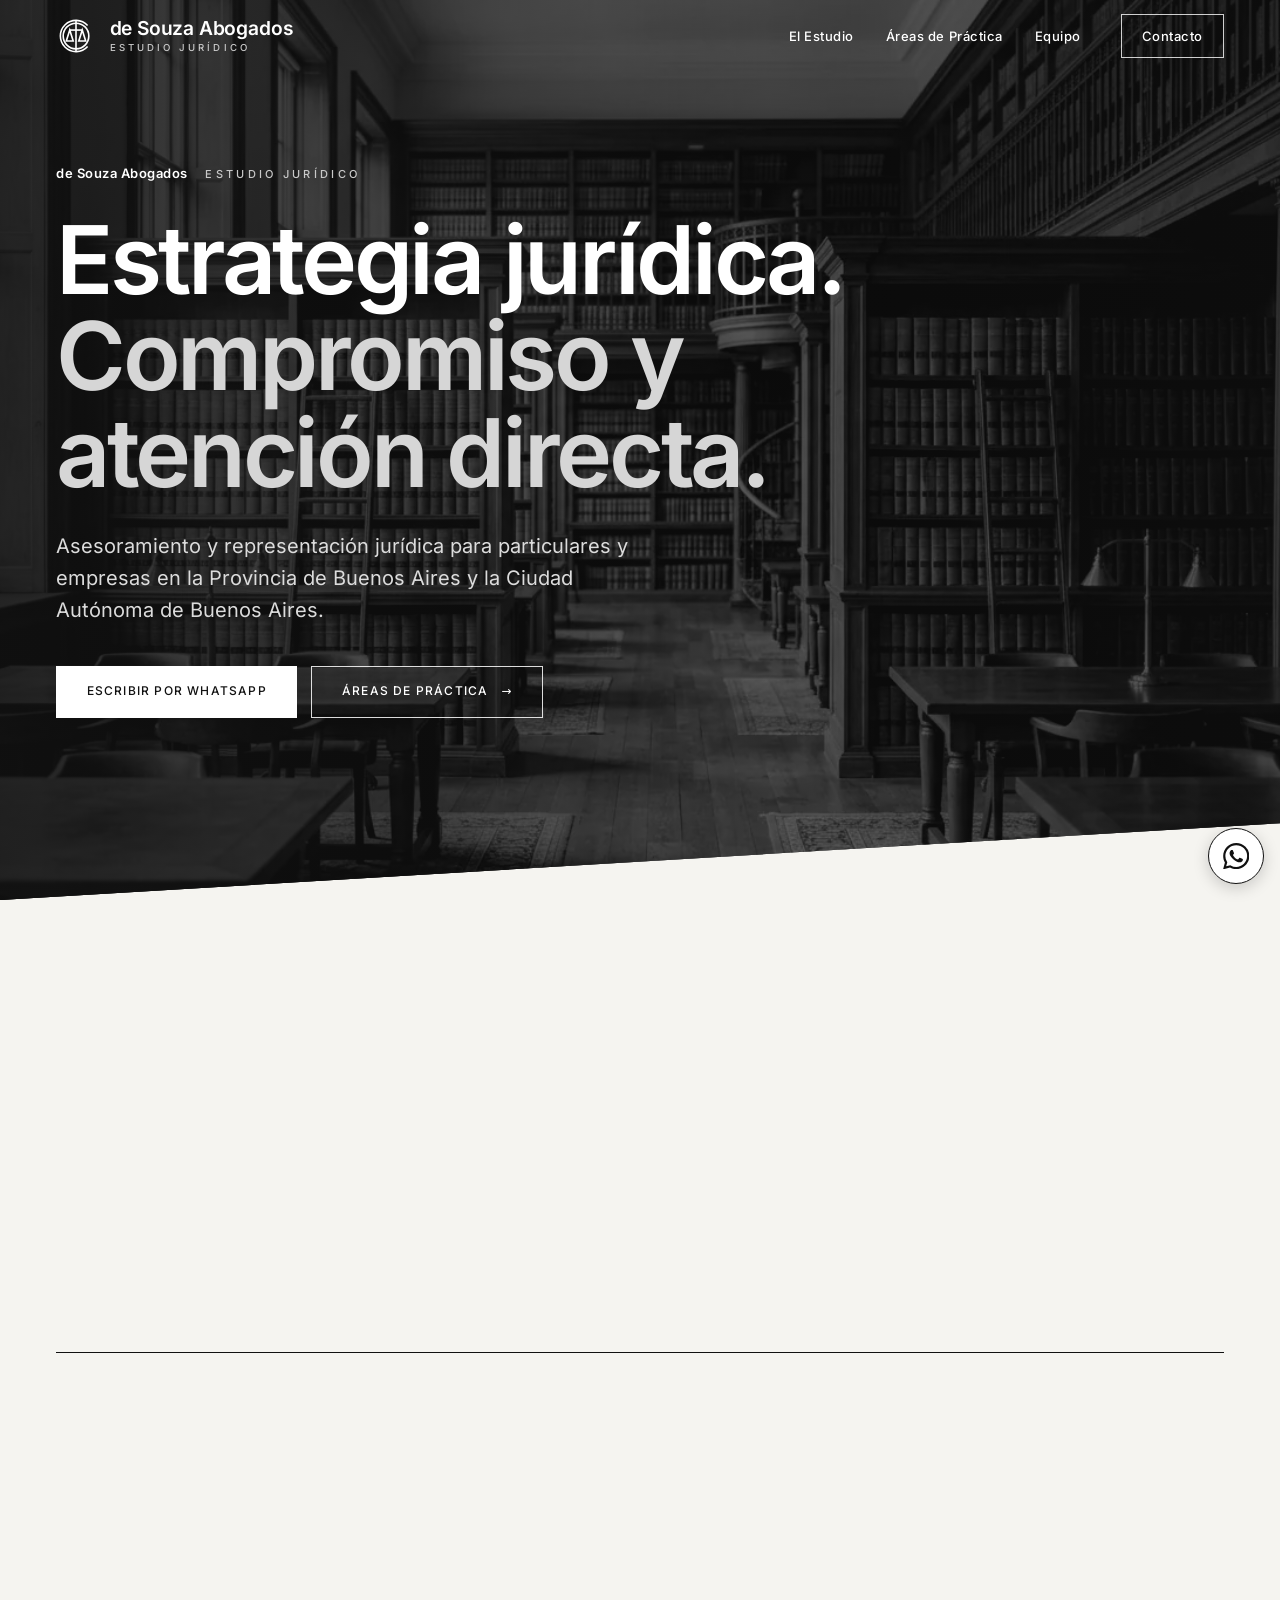
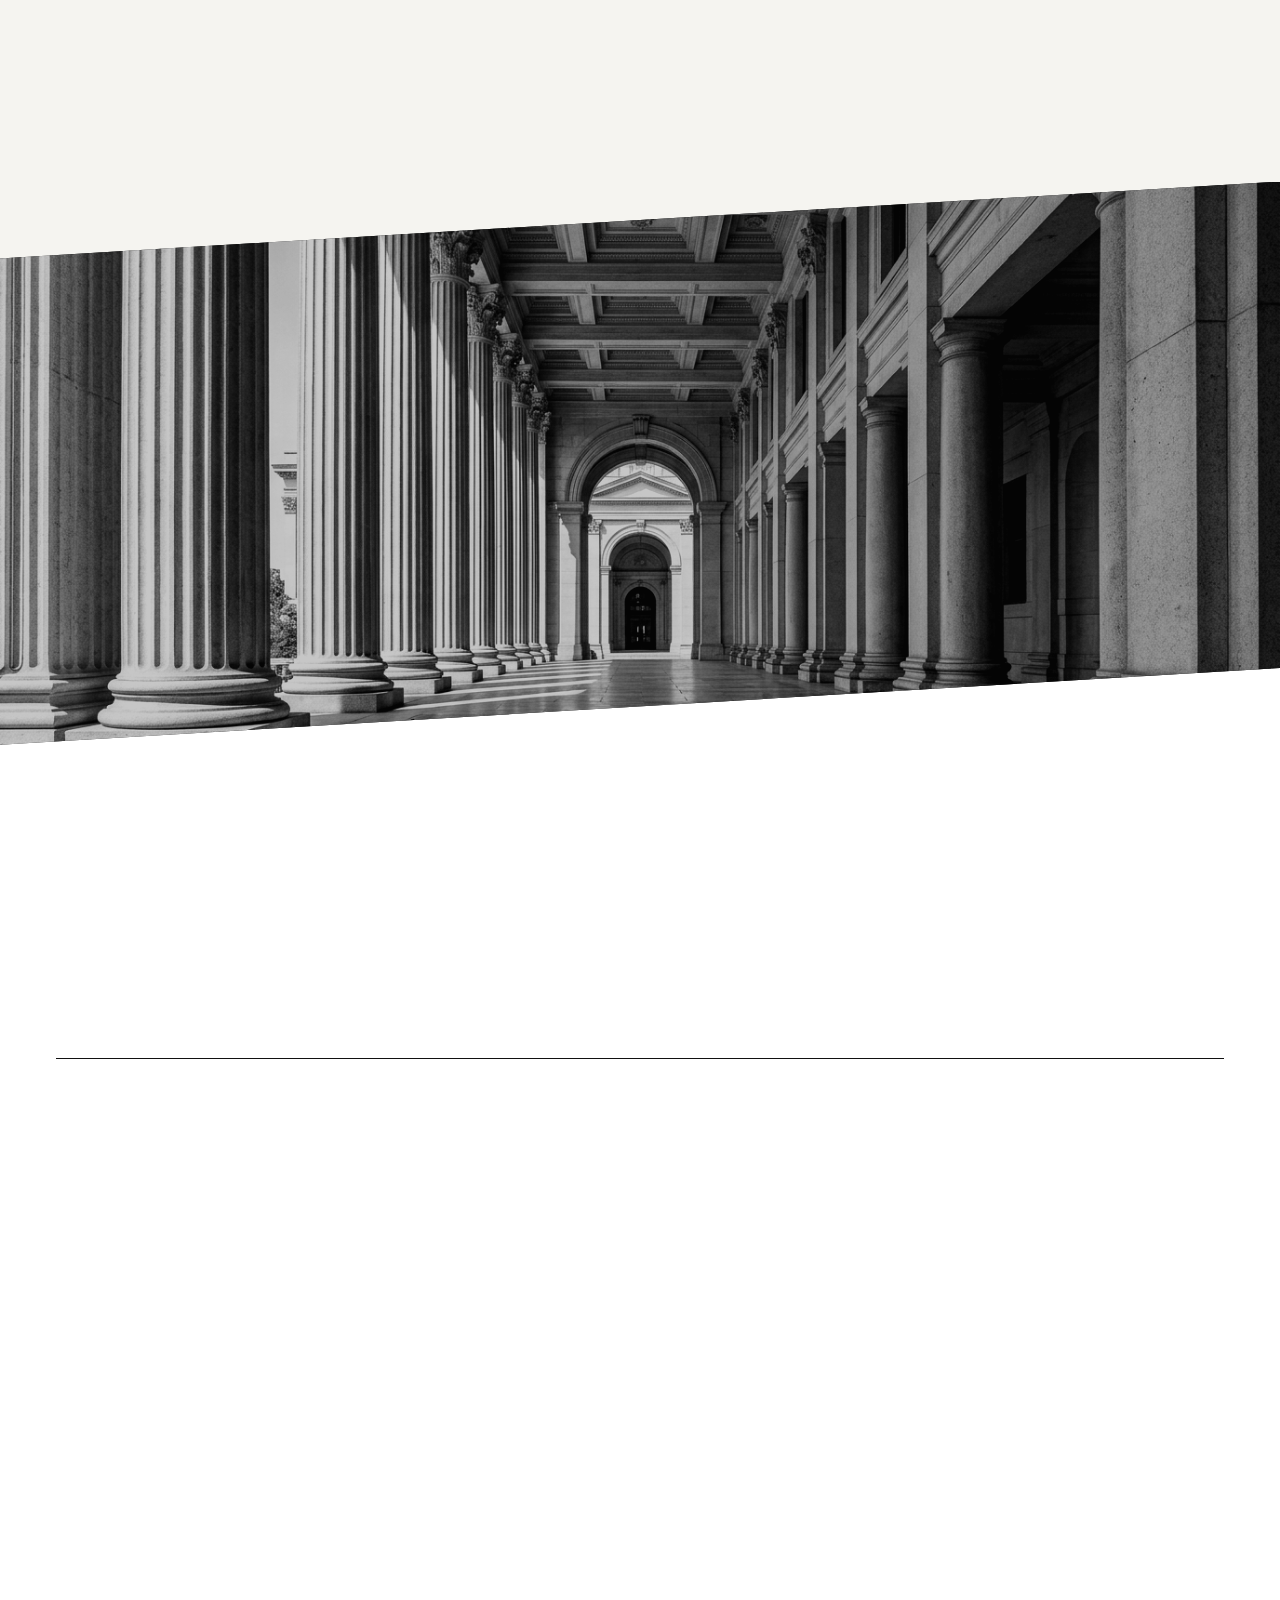
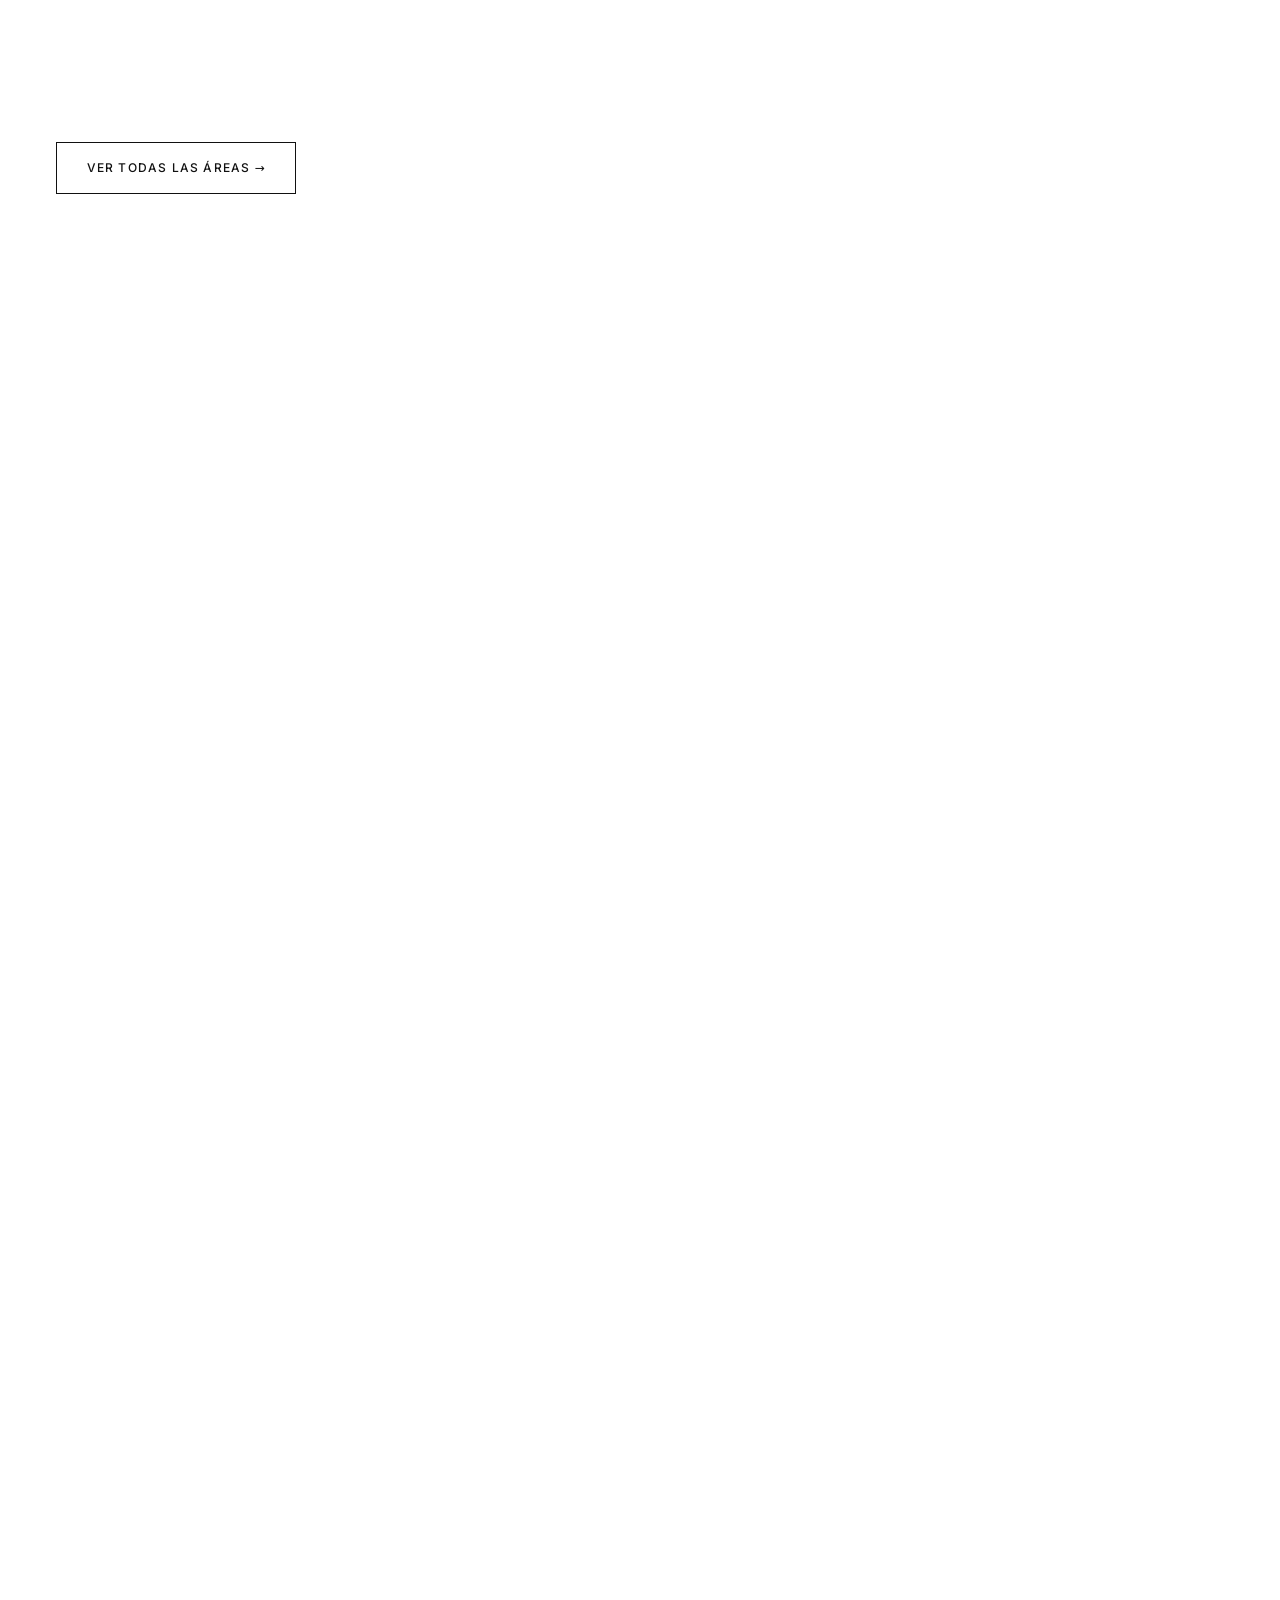
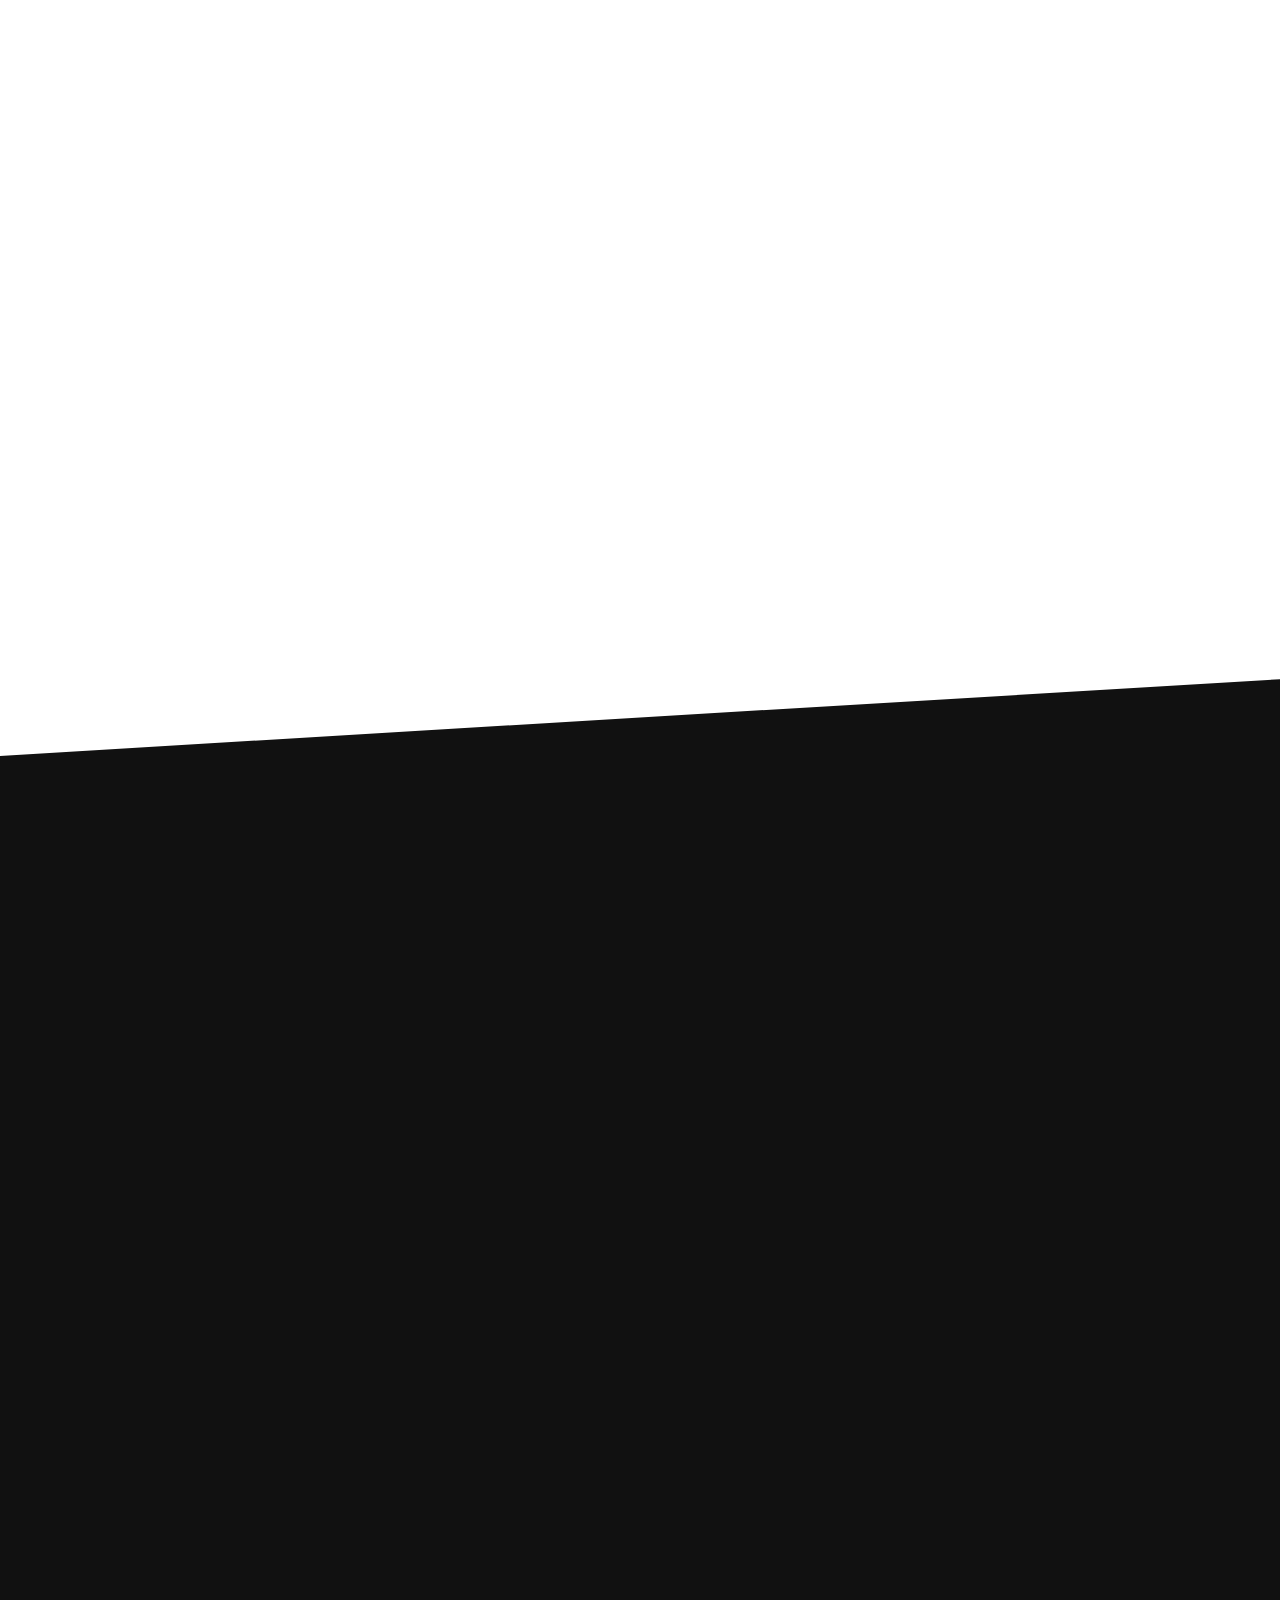
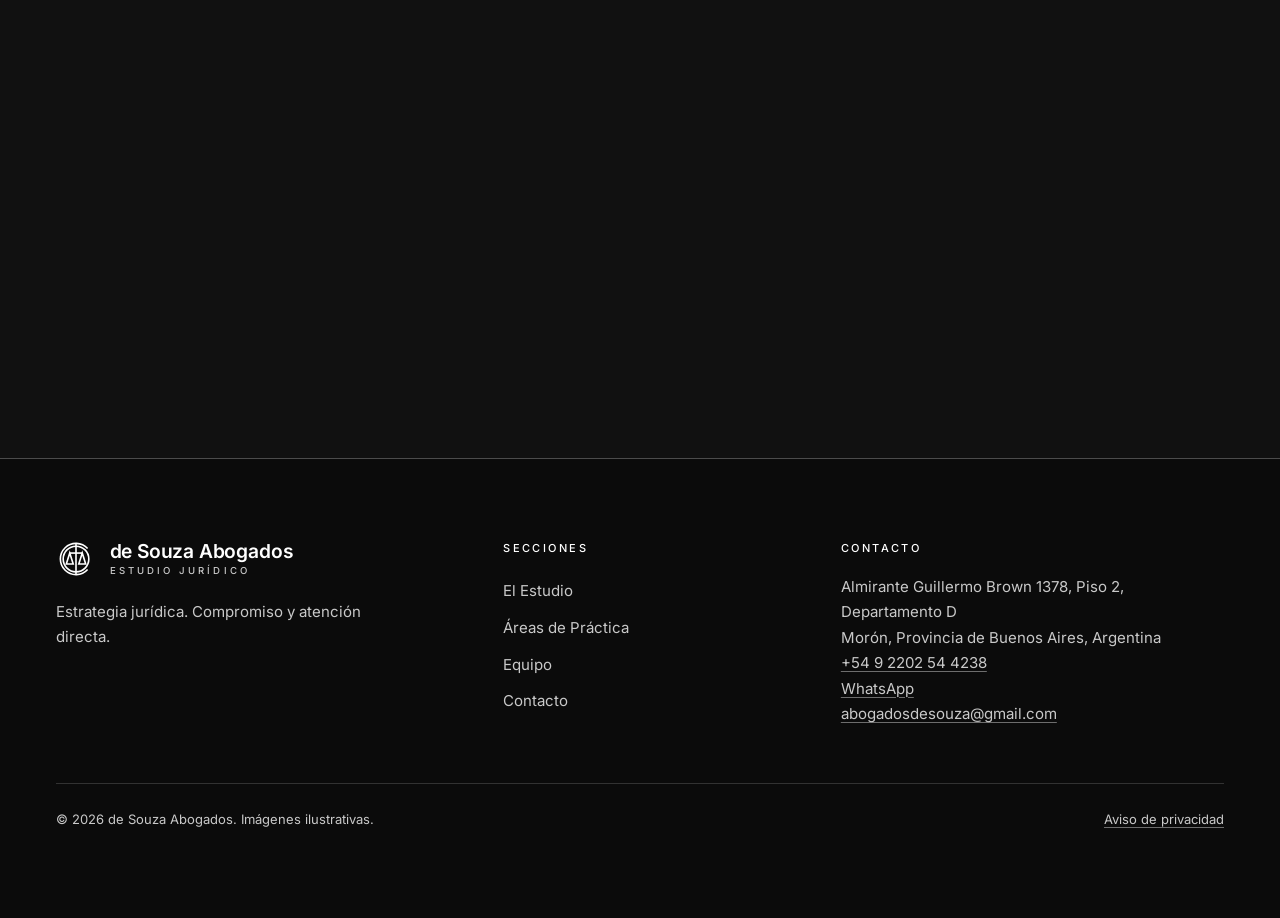
<file: index.html>
<!DOCTYPE html>
<html lang="es-AR">
<head>
  <meta charset="utf-8">
  <meta name="viewport" content="width=device-width, initial-scale=1">
  <title>de Souza Abogados | Estudio jurídico en Morón, Provincia de Buenos Aires</title>
  <meta name="description" content="de Souza Abogados, estudio jurídico en Morón. Asesoramiento y representación jurídica para particulares y empresas en la Provincia de Buenos Aires y la Ciudad Autónoma de Buenos Aires.">
  <meta http-equiv="Content-Security-Policy" content="default-src 'self'; script-src 'self'; style-src 'self'; img-src 'self' data:; font-src 'self'; connect-src 'self' https://formsubmit.co; frame-src https://www.google.com https://maps.google.com; form-action 'self' https://formsubmit.co; base-uri 'self'; object-src 'none'">
  <meta name="referrer" content="strict-origin-when-cross-origin">
  <meta name="theme-color" content="#111111">
  <link rel="icon" href="data:,"><!-- PENDIENTE: reemplazar por favicon cuando exista el logotipo definitivo -->
  <link rel="preload" href="assets/fonts/inter-var.woff2" as="font" type="font/woff2" crossorigin>
  <link rel="stylesheet" href="css/styles.css">
  <script src="js/init.js"></script>

  <meta property="og:type" content="website">
  <meta property="og:locale" content="es_AR">
  <meta property="og:site_name" content="de Souza Abogados">
  <meta property="og:title" content="de Souza Abogados | Estudio jurídico en Morón">
  <meta property="og:description" content="Estrategia jurídica. Compromiso y atención directa. Asesoramiento y representación jurídica en la Provincia de Buenos Aires y la Ciudad Autónoma de Buenos Aires.">
  <meta name="twitter:card" content="summary_large_image">
  <!-- domain:start --><!-- domain:end -->

  <script type="application/ld+json">
  {
    "@context": "https://schema.org",
    "@type": "LegalService",
    "name": "de Souza Abogados",
    "description": "Estudio jurídico. Asesoramiento y representación jurídica para particulares y empresas.",
    "telephone": "+5492202544238",
    "email": "abogadosdesouza@gmail.com",
    "address": {
      "@type": "PostalAddress",
      "streetAddress": "Almirante Guillermo Brown 1378, Piso 2, Departamento D",
      "addressLocality": "Morón",
      "addressRegion": "Provincia de Buenos Aires",
      "addressCountry": "AR"
    },
    "areaServed": [
      { "@type": "AdministrativeArea", "name": "Provincia de Buenos Aires" },
      { "@type": "AdministrativeArea", "name": "Ciudad Autónoma de Buenos Aires" }
    ]
  }
  </script>
  <script src="js/main.js" defer></script>
</head>
<body>
  <a class="skip-link" href="#estudio">Saltar al contenido</a>

  <header class="site-header">
    <div class="container site-header__inner">
      <a class="brand" href="#inicio" aria-label="de Souza Abogados, Estudio jurídico — Inicio">
        <!-- LOGOTIPO OFICIAL vectorizado (assets/images/logo-estudio.jpg) -->
        <span class="brand__mark" aria-hidden="true"><svg viewBox="0 0 64 64" fill="none" stroke="currentColor" stroke-width="2.6" stroke-linecap="butt" stroke-linejoin="miter"><path d="M50.58 15.27A25 25 0 1 0 50.58 48.73"/><circle cx="32" cy="32" r="20.5"/><line x1="32" y1="7" x2="32" y2="57"/><line x1="22" y1="22.5" x2="42" y2="22.5"/><polygon points="22,22.5 16.5,40 27.5,40"/><polygon points="42,22.5 36.5,40 47.5,40"/></svg></span>
        <span class="brand__text">
          <span class="brand__name">de Souza Abogados</span>
          <span class="brand__role">Estudio jurídico</span>
        </span>
      </a>
      <button class="nav-toggle" type="button" aria-expanded="false" aria-controls="site-nav" aria-label="Abrir menú de navegación">
        <span class="nav-toggle__bars" aria-hidden="true"></span>
      </button>
      <nav class="site-nav" id="site-nav" aria-label="Principal">
        <ul class="site-nav__list">
          <li><a class="site-nav__link" href="#estudio">El Estudio</a></li>
          <li><a class="site-nav__link" href="#areas">Áreas de Práctica</a></li>
          <li><a class="site-nav__link" href="#equipo">Equipo</a></li>
          <li><a class="site-nav__link site-nav__link--cta" href="#contacto">Contacto</a></li>
        </ul>
      </nav>
    </div>
  </header>

  <main>

    <!-- 1. INICIO / PORTADA -->
    <section class="hero" id="inicio" aria-labelledby="titulo-portada">
      <div class="hero__bg">
        <img src="assets/images/biblioteca-juridica-1376.webp"
             srcset="assets/images/biblioteca-juridica-800.webp 800w, assets/images/biblioteca-juridica-1376.webp 1376w"
             sizes="100vw" width="1376" height="768" alt="" fetchpriority="high">
      </div>
      <div class="container hero__inner">
        <p class="hero__brand">de Souza Abogados <span>Estudio jurídico</span></p>
        <h1 id="titulo-portada">Estrategia jurídica. <span>Compromiso y atención directa.</span></h1>
        <p class="hero__lead">Asesoramiento y representación jurídica para particulares y empresas en la Provincia de Buenos Aires y la Ciudad Autónoma de Buenos Aires.</p>
        <div class="btn-row">
          <a class="btn btn--primary" href="https://wa.me/5492202544238" target="_blank" rel="noopener noreferrer">Escribir por WhatsApp<span class="visually-hidden"> (se abre en una pestaña nueva)</span></a>
          <a class="btn btn--secondary" href="#areas">Áreas de práctica <span class="btn__arrow" aria-hidden="true">→</span></a>
        </div>
      </div>
    </section>

    <!-- 2. EL ESTUDIO -->
    <section class="section section--paper after-cut before-cut" id="estudio" aria-labelledby="titulo-estudio">
      <div class="container">
        <div class="section-head section-head--split reveal">
          <div>
            <p class="eyebrow">El Estudio</p>
            <h2 id="titulo-estudio">Una firma jurídica seria, estratégica y cercana.</h2>
          </div>
          <p class="lead">Estudio jurídico con domicilio profesional en Morón, Provincia de Buenos Aires. Asesoramos y representamos a particulares y empresas, con atención directa.</p>
        </div>

        <ol class="pillars">
          <li class="pillar reveal">
            <span class="pillar__num">01</span>
            <div>
              <h3>Provincia de Buenos Aires y CABA</h3>
              <p>Actuación en la Provincia de Buenos Aires y en la Ciudad Autónoma de Buenos Aires.</p>
            </div>
          </li>
          <li class="pillar reveal">
            <span class="pillar__num">02</span>
            <div>
              <h3>Particulares y empresas</h3>
              <p>Asesoramiento y representación jurídica para quienes necesitan una respuesta profesional.</p>
            </div>
          </li>
          <li class="pillar reveal">
            <span class="pillar__num">03</span>
            <div>
              <h3>Estrategia jurídica</h3>
              <p>Análisis particular de cada asunto antes de definir el camino a seguir.</p>
            </div>
          </li>
          <li class="pillar reveal">
            <span class="pillar__num">04</span>
            <div>
              <h3>Atención directa</h3>
              <p>Compromiso profesional y trabajo conjunto interdisciplinario cuando el caso lo requiere.</p>
            </div>
          </li>
        </ol>
      </div>
    </section>

    <!-- Separador fotográfico (blanco y negro, cortes diagonales) -->
    <div class="photo-band" aria-hidden="true">
      <img src="assets/images/arquitectura-columnata-hd.jpg" width="1920" height="1080" alt="" loading="lazy">
    </div>

    <!-- 3. ÁREAS DE PRÁCTICA -->
    <section class="section section--areas after-cut" id="areas" aria-labelledby="titulo-areas">
      <div class="container">
        <div class="section-head reveal">
          <p class="eyebrow">Áreas de Práctica</p>
          <h2 id="titulo-areas">Áreas de práctica</h2>
        </div>

        <div class="area-list">
          <article class="area-row reveal">
            <span class="area-row__num">01</span>
            <h3>Daños y Perjuicios</h3>
            <p>Accidentes de tránsito, responsabilidad civil y reclamos indemnizatorios.</p>
            <a class="text-link" href="#contacto" data-select-area="danos-y-perjuicios">Consultar <span class="btn__arrow" aria-hidden="true">→</span><span class="visually-hidden"> sobre Daños y Perjuicios</span></a>
          </article>
          <article class="area-row reveal">
            <span class="area-row__num">02</span>
            <h3>Derecho Civil y Contractual</h3>
            <p>Contratos, obligaciones, incumplimientos y responsabilidad civil.</p>
            <a class="text-link" href="#contacto" data-select-area="civil-y-contractual">Consultar <span class="btn__arrow" aria-hidden="true">→</span><span class="visually-hidden"> sobre Derecho Civil y Contractual</span></a>
          </article>
          <article class="area-row reveal">
            <span class="area-row__num">03</span>
            <h3>Derecho Sucesorio</h3>
            <p>Sucesiones, declaratorias de herederos y cuestiones patrimoniales sucesorias.</p>
            <a class="text-link" href="#contacto" data-select-area="sucesorio">Consultar <span class="btn__arrow" aria-hidden="true">→</span><span class="visually-hidden"> sobre Derecho Sucesorio</span></a>
          </article>
          <article class="area-row reveal">
            <span class="area-row__num">04</span>
            <h3>Derecho Comercial y Societario</h3>
            <p>Contratos comerciales, sociedades y asesoramiento empresarial.</p>
            <a class="text-link" href="#contacto" data-select-area="comercial-y-societario">Consultar <span class="btn__arrow" aria-hidden="true">→</span><span class="visually-hidden"> sobre Derecho Comercial y Societario</span></a>
          </article>
          <article class="area-row reveal">
            <span class="area-row__num">05</span>
            <h3>Propiedad Intelectual y Marcas</h3>
            <p>Asesoramiento marcario, representación y gestiones vinculadas con marcas.</p>
            <a class="text-link" href="#contacto" data-select-area="propiedad-intelectual-y-marcas">Consultar <span class="btn__arrow" aria-hidden="true">→</span><span class="visually-hidden"> sobre Propiedad Intelectual y Marcas</span></a>
          </article>
        </div>

        <!-- Áreas complementarias: se despliegan con el botón "Ver todas las áreas" (visibles si no hay JavaScript) -->
        <div class="areas-extra" id="areas-extra">
          <div class="areas-extra__inner">
            <div class="area-list area-list--extra">
              <article class="area-row">
                <span class="area-row__num">06</span>
                <h3>Derecho del Consumidor</h3>
                <p>Reclamos y defensa de consumidores y usuarios.</p>
                <a class="text-link" href="#contacto" data-select-area="consumidor">Consultar <span class="btn__arrow" aria-hidden="true">→</span><span class="visually-hidden"> sobre Derecho del Consumidor</span></a>
              </article>
              <article class="area-row">
                <span class="area-row__num">07</span>
                <h3>Derecho de Familia</h3>
                <p>Divorcios, alimentos y cuestiones patrimoniales y familiares.</p>
                <a class="text-link" href="#contacto" data-select-area="familia">Consultar <span class="btn__arrow" aria-hidden="true">→</span><span class="visually-hidden"> sobre Derecho de Familia</span></a>
              </article>
              <article class="area-row">
                <span class="area-row__num">08</span>
                <h3>Derecho Laboral</h3>
                <p>Despidos, indemnizaciones y reclamos laborales.</p>
                <a class="text-link" href="#contacto" data-select-area="laboral">Consultar <span class="btn__arrow" aria-hidden="true">→</span><span class="visually-hidden"> sobre Derecho Laboral</span></a>
              </article>
              <article class="area-row">
                <span class="area-row__num">09</span>
                <h3>Derecho Penal</h3>
                <p>Asesoramiento e intervención en asuntos penales específicos.</p>
                <a class="text-link" href="#contacto" data-select-area="penal">Consultar <span class="btn__arrow" aria-hidden="true">→</span><span class="visually-hidden"> sobre Derecho Penal</span></a>
              </article>
            </div>
          </div>
        </div>

        <div class="areas-more">
          <button class="btn btn--outline" type="button" id="areas-toggle" aria-expanded="false" aria-controls="areas-extra" data-label-open="Ver todas las áreas →" data-label-close="Ver menos áreas ↑">Ver todas las áreas →</button>
        </div>

        <p class="legal-note reveal">La información de esta sección es general y orientativa. No constituye asesoramiento jurídico ni garantiza resultados: cada situación requiere un análisis particular.</p>
      </div>
    </section>

    <!-- 4. EQUIPO PROFESIONAL -->
    <section class="section section--equipo before-cut" id="equipo" aria-labelledby="titulo-equipo">
      <div class="container">
        <div class="section-head reveal">
          <p class="eyebrow">Equipo</p>
          <h2 id="titulo-equipo">Equipo profesional</h2>
        </div>

        <!--
          FOTOGRAFÍAS (PENDIENTE): para incorporar una foto auténtica, agregar como primer hijo de <article class="person">:
            <figure class="person__photo"><img src="assets/images/NOMBRE.webp" width="800" height="1000" alt="Nombre y profesión" loading="lazy"></figure>
          y, en el bloque de Dirección, sumar la clase "person--with-photo". Las fotos se muestran en blanco y negro por CSS.
        -->

        <!-- Nivel 1 — Dirección -->
        <div class="tier tier--director reveal">
          <p class="tier__label">Dirección</p>
          <article class="person person--director" aria-labelledby="perfil-sebastian">
            <header class="person__head">
              <h3 id="perfil-sebastian">Sebastian de Souza</h3>
              <span class="person__role">Abogado — Titular del estudio</span>
            </header>
            <div class="person__body">
              <p>Dedicado al asesoramiento y representación de particulares y empresas, con actuación en Provincia de Buenos Aires y CABA. Su actividad se concentra principalmente en asuntos civiles, daños y perjuicios, contratos, derecho comercial y asesoramiento empresarial, con un enfoque estratégico y personalizado.</p>
            </div>
          </article>
        </div>

        <!-- Nivel 2 — Referentes senior -->
        <div class="tier tier--senior">
          <p class="tier__label reveal">Referentes senior</p>
          <div class="tier__grid">
            <article class="person person--senior reveal" aria-labelledby="perfil-pablo">
              <header>
                <h3 id="perfil-pablo">Dr. Pablo Daniel González</h3>
                <span class="person__role">Abogado Senior — Referente profesional del estudio</span>
              </header>
              <div class="person__body">
                <p>Profesional con más de 30 años de trayectoria en el ejercicio de la abogacía. Su experiencia constituye uno de los principales respaldos profesionales de de Souza Abogados. Interviene en distintas materias jurídicas, con especial referencia al Derecho Laboral. Su criterio, experiencia y trayectoria ocupan un lugar central dentro del estudio y de la formación profesional de su director.</p>
              </div>
            </article>
            <article class="person person--senior reveal" aria-labelledby="perfil-paola">
              <header>
                <h3 id="perfil-paola">Dra. Paola Vanesa Corona</h3>
                <span class="person__role">Abogada Senior — Referente profesional del estudio</span>
              </header>
              <div class="person__body">
                <p>Profesional con más de 30 años de trayectoria en el ejercicio de la abogacía. Su experiencia y conocimiento constituyen otro de los principales respaldos profesionales del estudio. Desarrolla su actividad en distintas materias jurídicas, con especial dedicación al Derecho de Familia.</p>
              </div>
            </article>
          </div>
        </div>

        <!-- Nivel 3 — Profesionales asociados -->
        <div class="tier tier--assoc">
          <p class="tier__label reveal">Profesionales asociados</p>
          <div class="tier__grid">
            <article class="person person--assoc reveal" aria-labelledby="perfil-lautaro">
              <header>
                <h3 id="perfil-lautaro">Dr. Lautaro Gastón Castro Suárez</h3>
                <span class="person__role">Abogado — Derecho Penal</span>
              </header>
              <p class="person__body">Profesional cuya actividad se encuentra principalmente orientada a asuntos vinculados con el Derecho Penal.</p>
            </article>
            <article class="person person--assoc reveal" aria-labelledby="perfil-silvina">
              <header>
                <h3 id="perfil-silvina">Dra. Silvina Hebe Correa</h3>
                <span class="person__role">Abogada</span>
              </header>
              <p class="person__body">Profesional vinculada especialmente con cuestiones documentales y temas relacionados con la actividad notarial.</p>
            </article>
          </div>
        </div>

        <!-- Nivel 4 — Colaboración interdisciplinaria -->
        <div class="tier tier--interdisc reveal">
          <p class="tier__label">Colaboración interdisciplinaria</p>
          <article class="person person--interdisc" aria-labelledby="perfil-oriana">
            <header>
              <h3 id="perfil-oriana">Lic. Oriana Belén Albornoz</h3>
              <span class="person__role">Licenciada en Psicología — Universidad de Buenos Aires (UBA)</span>
            </header>
            <div class="person__body">
              <p>Psicóloga particular y profesional colaboradora de de Souza Abogados. Realiza evaluaciones psicológicas, informes profesionales y pericias psicológicas privadas, especialmente en asuntos de daños y perjuicios y responsabilidad civil, aportando una perspectiva interdisciplinaria al estudio.</p>
              <p class="person__note">La colaboración interdisciplinaria complementa el trabajo jurídico y no implica garantía de resultado alguno.</p>
            </div>
          </article>
        </div>
      </div>
    </section>

    <!-- 5. CONTACTO -->
    <section class="section is-dark contact" id="contacto" aria-labelledby="titulo-contacto">
      <div class="container">
        <div class="contact-grid">

          <div class="contact-data reveal">
            <p class="eyebrow">Consultas</p>
            <h2 id="titulo-contacto">Contacto</h2>
            <dl class="contact-list">
              <div class="contact-item">
                <dt>Teléfono / WhatsApp</dt>
                <dd>+54 9 2202 54 4238
                  <span class="contact-item__links">
                    <a href="https://wa.me/5492202544238" target="_blank" rel="noopener noreferrer">WhatsApp<span class="visually-hidden"> (se abre en una pestaña nueva)</span></a>
                    <a href="tel:+5492202544238">Llamar</a>
                  </span>
                </dd>
              </div>
              <div class="contact-item">
                <dt>Correo electrónico</dt>
                <dd><a href="mailto:abogadosdesouza@gmail.com">abogadosdesouza@gmail.com</a></dd>
              </div>
              <div class="contact-item">
                <dt>Domicilio profesional</dt>
                <dd><address>Almirante Guillermo Brown 1378, Piso 2, Departamento D<br>Morón, Provincia de Buenos Aires, Argentina</address></dd>
              </div>
              <div class="contact-item">
                <dt>Ámbito de actuación</dt>
                <dd>Provincia de Buenos Aires y Ciudad Autónoma de Buenos Aires</dd>
              </div>
            </dl>

            <div class="map">
              <div class="map__frame" data-map-src="https://www.google.com/maps?q=Almirante%20Guillermo%20Brown%201378%2C%20Mor%C3%B3n%2C%20Provincia%20de%20Buenos%20Aires%2C%20Argentina&amp;output=embed">
                <div class="map__placeholder">
                  <p>Almirante Guillermo Brown 1378, Morón. El mapa se carga solo si usted lo solicita; al hacerlo, su navegador se conecta con Google.</p>
                  <button class="btn btn--secondary" type="button" data-map-load hidden>Cargar mapa</button>
                </div>
              </div>
              <p class="map__links">
                <a class="text-link" href="https://www.google.com/maps/search/?api=1&amp;query=Almirante%20Guillermo%20Brown%201378%2C%20Mor%C3%B3n%2C%20Provincia%20de%20Buenos%20Aires%2C%20Argentina" target="_blank" rel="noopener noreferrer">Abrir en Google Maps <span class="btn__arrow" aria-hidden="true">→</span><span class="visually-hidden"> (se abre en una pestaña nueva)</span></a>
              </p>
            </div>
          </div>

          <div class="form-panel reveal" id="consulta" data-wa-hide>
            <h3>Enviar una consulta</h3>
            <p class="form-intro">Cuéntenos brevemente de qué se trata y nos comunicaremos con usted. Por favor, no incluya números de documento, datos bancarios, documentación judicial ni información sensible en este formulario.</p>

            <form class="form" id="consulta-form" action="https://formsubmit.co/abogadosdesouza@gmail.com" method="POST" novalidate>
              <input type="hidden" name="_subject" value="Nueva consulta desde la web — de Souza Abogados">
              <input type="hidden" name="_template" value="table">
              <input type="hidden" id="f-next" name="_next" value="">

              <div class="field">
                <label class="field__label" for="f-name">Nombre</label>
                <input type="text" id="f-name" name="Nombre" autocomplete="name" required aria-describedby="error-name" maxlength="120">
                <p class="field__error" id="error-name" aria-live="polite"></p>
              </div>

              <div class="field">
                <label class="field__label" for="f-contact">Teléfono o email</label>
                <input type="text" id="f-contact" name="Teléfono o email" autocomplete="email" inputmode="email" required aria-describedby="hint-contact error-contact" maxlength="120">
                <p class="field__hint" id="hint-contact">Indique la vía por la que prefiere que le respondamos.</p>
                <p class="field__error" id="error-contact" aria-live="polite"></p>
              </div>

              <div class="field">
                <label class="field__label" for="f-topic">Área de consulta <span class="field__optional">(opcional)</span></label>
                <select id="f-topic" name="Área de consulta">
                  <option value="">Prefiero no indicarlo</option>
                  <option value="danos-y-perjuicios">Daños y Perjuicios</option>
                  <option value="civil-y-contractual">Derecho Civil y Contractual</option>
                  <option value="sucesorio">Derecho Sucesorio</option>
                  <option value="comercial-y-societario">Derecho Comercial y Societario</option>
                  <option value="propiedad-intelectual-y-marcas">Propiedad Intelectual y Marcas</option>
                  <option value="consumidor">Derecho del Consumidor</option>
                  <option value="familia">Derecho de Familia</option>
                  <option value="laboral">Derecho Laboral</option>
                  <option value="penal">Derecho Penal</option>
                  <option value="otra">Otra consulta</option>
                </select>
              </div>

              <div class="field">
                <label class="field__label" for="f-message">Mensaje</label>
                <textarea id="f-message" name="Mensaje" rows="6" required aria-describedby="error-message" maxlength="2200"></textarea>
                <p class="field__error" id="error-message" aria-live="polite"></p>
              </div>

              <!-- Campo trampa antispam (oculto por CSS, sin estilos inline) -->
              <div class="field--trap" aria-hidden="true">
                <label for="f-honey">No completar este campo</label>
                <input type="text" id="f-honey" name="_honey" tabindex="-1" autocomplete="off">
              </div>

              <div class="field field--check">
                <input type="checkbox" id="f-privacy" name="Aceptación de privacidad" value="Sí" required aria-describedby="error-privacy">
                <div>
                  <label class="field__label" for="f-privacy">Leí el <a href="privacidad.html" target="_blank" rel="noopener">Aviso de privacidad<span class="visually-hidden"> (se abre en una pestaña nueva)</span></a> y acepto que mis datos se utilicen para responder mi consulta.</label>
                  <p class="field__error" id="error-privacy" aria-live="polite"></p>
                </div>
              </div>

              <div id="form-status" class="form-status" role="status" aria-live="polite"></div>

              <button class="btn btn--primary" type="submit">Enviar consulta</button>
              <p class="form__note">Enviar este formulario no genera una relación profesional ni garantiza resultados. Los datos se tratan según el <a href="privacidad.html">Aviso de privacidad</a>.</p>
            </form>
          </div>

        </div>
      </div>
    </section>

  </main>

  <footer class="site-footer">
    <div class="container">
      <div class="site-footer__grid">
        <div>
          <a class="brand" href="#inicio" aria-label="de Souza Abogados — Volver al inicio">
            <!-- LOGOTIPO OFICIAL vectorizado (assets/images/logo-estudio.jpg) -->
            <span class="brand__mark" aria-hidden="true"><svg viewBox="0 0 64 64" fill="none" stroke="currentColor" stroke-width="2.6" stroke-linecap="butt" stroke-linejoin="miter"><path d="M50.58 15.27A25 25 0 1 0 50.58 48.73"/><circle cx="32" cy="32" r="20.5"/><line x1="32" y1="7" x2="32" y2="57"/><line x1="22" y1="22.5" x2="42" y2="22.5"/><polygon points="22,22.5 16.5,40 27.5,40"/><polygon points="42,22.5 36.5,40 47.5,40"/></svg></span>
            <span class="brand__text">
              <span class="brand__name">de Souza Abogados</span>
              <span class="brand__role">Estudio jurídico</span>
            </span>
          </a>
          <p class="site-footer__tagline">Estrategia jurídica. Compromiso y atención directa.</p>
        </div>
        <nav aria-label="Secciones del sitio">
          <p class="site-footer__heading">Secciones</p>
          <ul class="site-footer__list">
            <li><a href="#estudio">El Estudio</a></li>
            <li><a href="#areas">Áreas de Práctica</a></li>
            <li><a href="#equipo">Equipo</a></li>
            <li><a href="#contacto">Contacto</a></li>
            <!-- INSTAGRAM (FUTURO): agregar aquí <li><a href="URL-DEL-PERFIL" target="_blank" rel="noopener noreferrer">Instagram</a></li> cuando exista la cuenta -->
          </ul>
        </nav>
        <div>
          <p class="site-footer__heading">Contacto</p>
          <address>
            Almirante Guillermo Brown 1378, Piso 2, Departamento D<br>Morón, Provincia de Buenos Aires, Argentina<br>
            <a href="tel:+5492202544238">+54 9 2202 54 4238</a><br>
            <a href="https://wa.me/5492202544238" target="_blank" rel="noopener noreferrer">WhatsApp<span class="visually-hidden"> (se abre en una pestaña nueva)</span></a><br>
            <a href="mailto:abogadosdesouza@gmail.com">abogadosdesouza@gmail.com</a>
          </address>
        </div>
      </div>
      <div class="site-footer__bottom">
        <p>© <span data-current-year>2026</span> de Souza Abogados. Imágenes ilustrativas.</p>
        <p><a href="privacidad.html">Aviso de privacidad</a></p>
      </div>
    </div>
  </footer>

  <a class="wa-float" href="https://wa.me/5492202544238" target="_blank" rel="noopener noreferrer" aria-label="Escribir por WhatsApp a de Souza Abogados (se abre en una pestaña nueva)">
    <svg viewBox="0 0 24 24" fill="currentColor" aria-hidden="true"><path d="M17.472 14.382c-.297-.149-1.758-.867-2.03-.967-.273-.099-.471-.148-.67.15-.197.297-.767.966-.94 1.164-.173.199-.347.223-.644.075-.3-.15-1.263-.465-2.403-1.485-.888-.795-1.484-1.77-1.66-2.07-.174-.3-.019-.465.13-.615.136-.135.301-.345.451-.52.146-.181.194-.301.297-.496.1-.21.049-.375-.025-.524-.075-.15-.669-1.612-.916-2.207-.242-.579-.487-.5-.669-.51-.173-.008-.371-.01-.57-.01-.198 0-.52.074-.792.372-.272.297-1.04 1.016-1.04 2.479 0 1.462 1.065 2.875 1.213 3.074.149.198 2.096 3.2 5.077 4.487.709.306 1.262.489 1.694.625.712.227 1.36.195 1.871.118.571-.085 1.758-.719 2.006-1.413.248-.694.248-1.289.173-1.413-.074-.124-.272-.198-.57-.347m-5.421 7.403h-.004a9.87 9.87 0 01-5.031-1.378l-.361-.214-3.741.982.998-3.648-.235-.374a9.86 9.86 0 01-1.51-5.26c.001-5.45 4.436-9.884 9.888-9.884 2.64 0 5.122 1.03 6.988 2.898a9.825 9.825 0 012.893 6.994c-.003 5.45-4.437 9.884-9.885 9.884m8.413-18.297A11.815 11.815 0 0012.05 0C5.495 0 .16 5.335.157 11.892c0 2.096.547 4.142 1.588 5.945L.057 24l6.305-1.654a11.882 11.882 0 005.683 1.448h.005c6.554 0 11.89-5.335 11.893-11.893a11.821 11.821 0 00-3.48-8.413z"/></svg>
  </a>
</body>
</html>
</file>
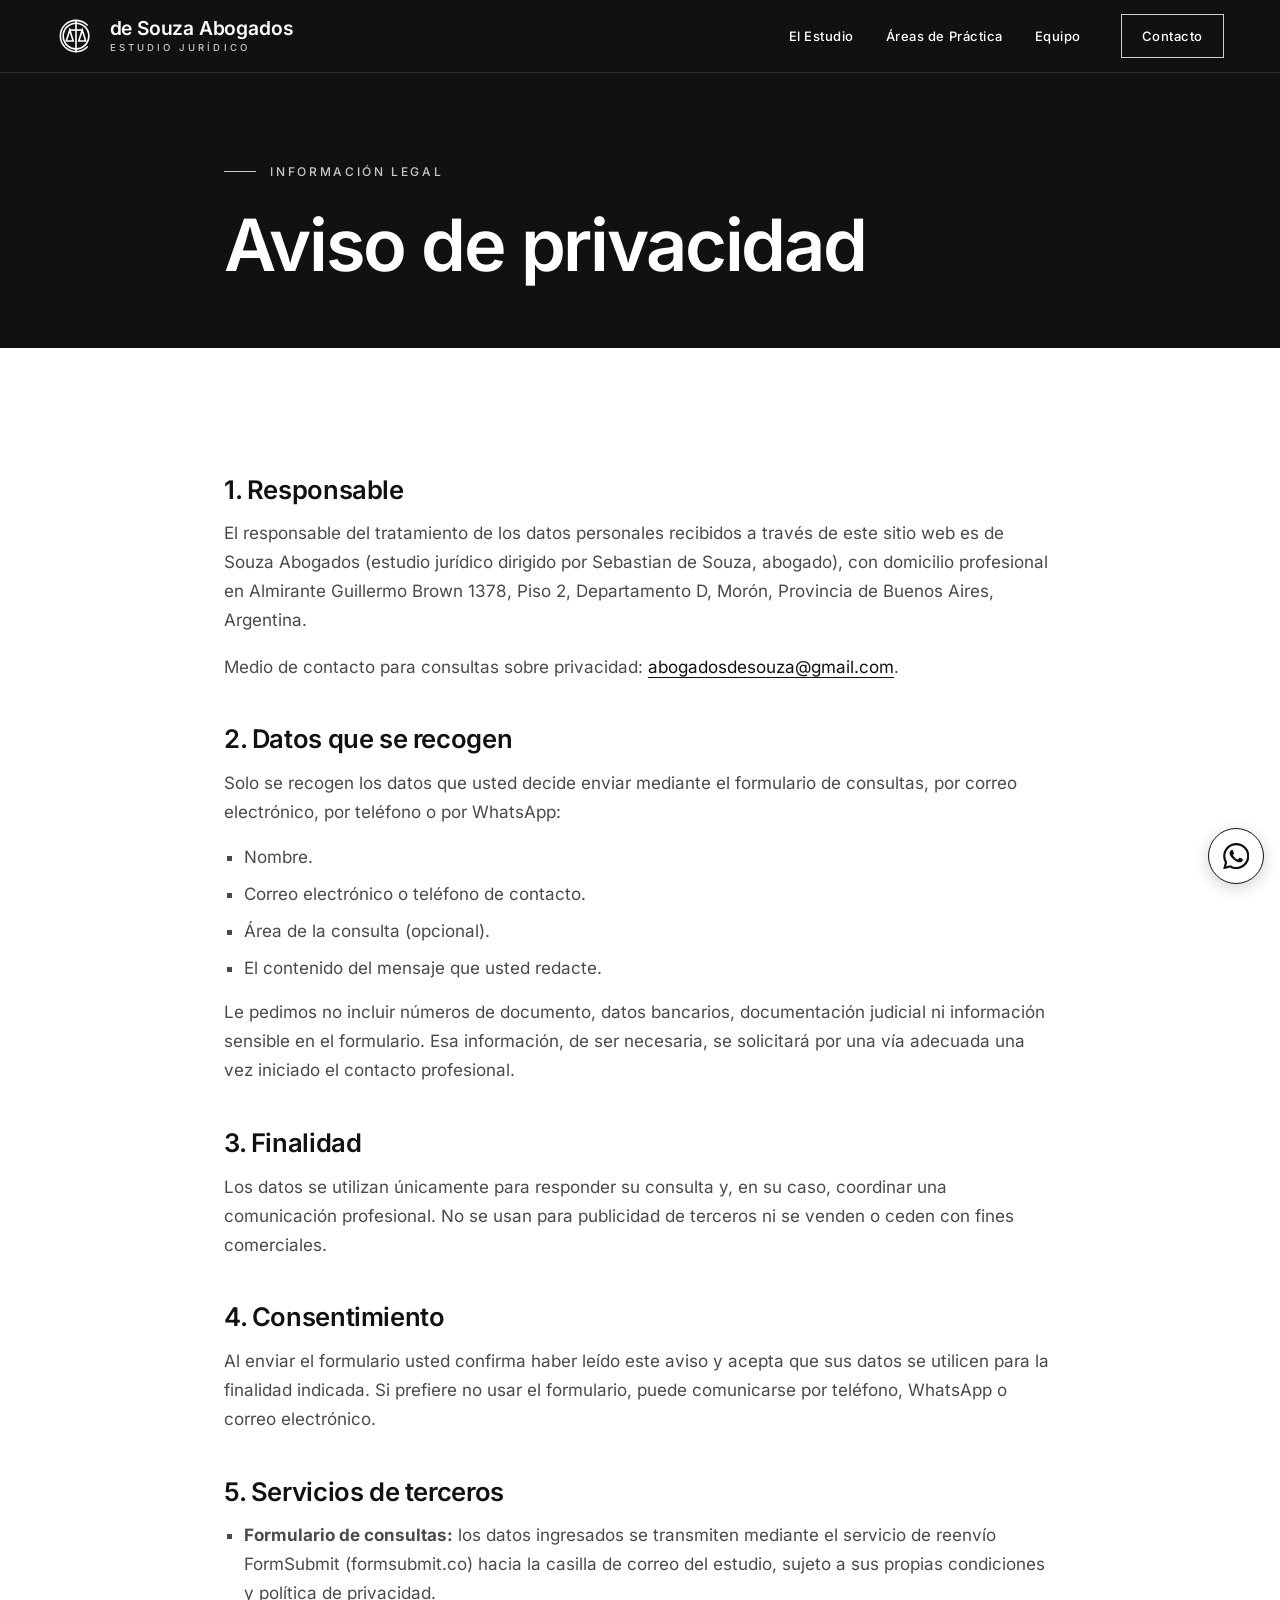
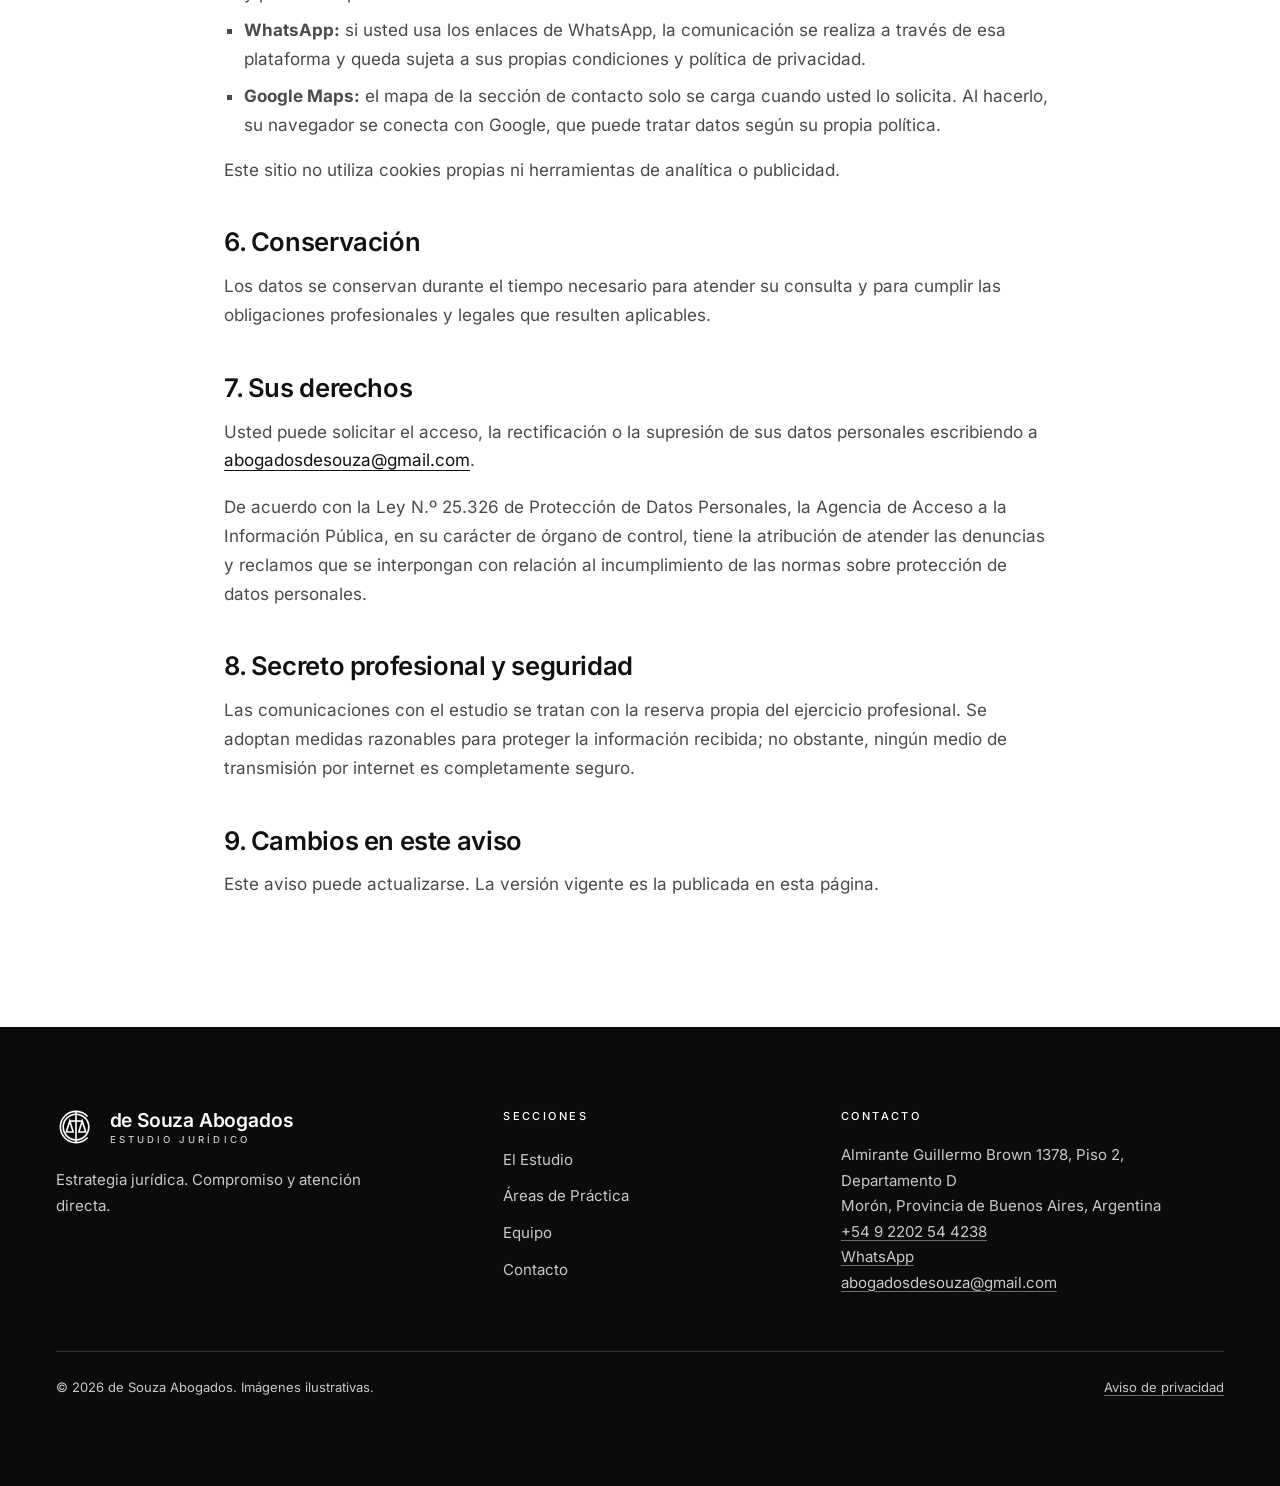
<file: privacidad.html>
<!DOCTYPE html>
<html lang="es-AR">
<head>
  <meta charset="utf-8">
  <meta name="viewport" content="width=device-width, initial-scale=1">
  <title>Aviso de privacidad | de Souza Abogados</title>
  <meta name="description" content="Aviso de privacidad del sitio web de de Souza Abogados, estudio jurídico en Morón: qué datos se recogen, para qué se usan y cómo ejercer sus derechos.">
  <meta http-equiv="Content-Security-Policy" content="default-src 'self'; script-src 'self'; style-src 'self'; img-src 'self' data:; font-src 'self'; connect-src 'self' https://formsubmit.co; frame-src https://www.google.com https://maps.google.com; form-action 'self' https://formsubmit.co; base-uri 'self'; object-src 'none'">
  <meta name="referrer" content="strict-origin-when-cross-origin">
  <meta name="theme-color" content="#111111">
  <link rel="icon" href="data:,">
  <link rel="preload" href="assets/fonts/inter-var.woff2" as="font" type="font/woff2" crossorigin>
  <link rel="stylesheet" href="css/styles.css">
  <script src="js/init.js"></script>

  <meta property="og:type" content="website">
  <meta property="og:locale" content="es_AR">
  <meta property="og:site_name" content="de Souza Abogados">
  <meta property="og:title" content="Aviso de privacidad | de Souza Abogados">
  <meta property="og:description" content="Información sobre el tratamiento de los datos personales recibidos a través de este sitio web.">
  <meta name="twitter:card" content="summary">
  <!-- domain:start --><!-- domain:end -->
  <script src="js/main.js" defer></script>
</head>
<body>
  <a class="skip-link" href="#contenido">Saltar al contenido</a>

  <header class="site-header" data-solid>
    <div class="container site-header__inner">
      <a class="brand" href="index.html#inicio" aria-label="de Souza Abogados, Estudio jurídico — Inicio">
        <span class="brand__mark" aria-hidden="true"><svg viewBox="0 0 64 64" fill="none" stroke="currentColor" stroke-width="2.6" stroke-linecap="butt" stroke-linejoin="miter"><path d="M50.58 15.27A25 25 0 1 0 50.58 48.73"/><circle cx="32" cy="32" r="20.5"/><line x1="32" y1="7" x2="32" y2="57"/><line x1="22" y1="22.5" x2="42" y2="22.5"/><polygon points="22,22.5 16.5,40 27.5,40"/><polygon points="42,22.5 36.5,40 47.5,40"/></svg></span>
        <span class="brand__text">
          <span class="brand__name">de Souza Abogados</span>
          <span class="brand__role">Estudio jurídico</span>
        </span>
      </a>
      <button class="nav-toggle" type="button" aria-expanded="false" aria-controls="site-nav" aria-label="Abrir menú de navegación">
        <span class="nav-toggle__bars" aria-hidden="true"></span>
      </button>
      <nav class="site-nav" id="site-nav" aria-label="Principal">
        <ul class="site-nav__list">
          <li><a class="site-nav__link" href="index.html#estudio">El Estudio</a></li>
          <li><a class="site-nav__link" href="index.html#areas">Áreas de Práctica</a></li>
          <li><a class="site-nav__link" href="index.html#equipo">Equipo</a></li>
          <li><a class="site-nav__link site-nav__link--cta" href="index.html#contacto">Contacto</a></li>
        </ul>
      </nav>
    </div>
  </header>

  <main id="contenido">
    <section class="page-hero" aria-labelledby="titulo-pagina">
      <div class="container container--narrow">
        <p class="eyebrow">Información legal</p>
        <h1 id="titulo-pagina">Aviso de privacidad</h1>
      </div>
    </section>

    <section class="section" aria-label="Texto del aviso de privacidad">
      <div class="container container--narrow">

        <div class="legal-text">

          <h2>1. Responsable</h2>
          <p>El responsable del tratamiento de los datos personales recibidos a través de este sitio web es de Souza Abogados (estudio jurídico dirigido por Sebastian de Souza, abogado), con domicilio profesional en Almirante Guillermo Brown 1378, Piso 2, Departamento D, Morón, Provincia de Buenos Aires, Argentina.</p>
          <p>Medio de contacto para consultas sobre privacidad: <a href="mailto:abogadosdesouza@gmail.com">abogadosdesouza@gmail.com</a>.</p>

          <h2>2. Datos que se recogen</h2>
          <p>Solo se recogen los datos que usted decide enviar mediante el formulario de consultas, por correo electrónico, por teléfono o por WhatsApp:</p>
          <ul>
            <li>Nombre.</li>
            <li>Correo electrónico o teléfono de contacto.</li>
            <li>Área de la consulta (opcional).</li>
            <li>El contenido del mensaje que usted redacte.</li>
          </ul>
          <p>Le pedimos no incluir números de documento, datos bancarios, documentación judicial ni información sensible en el formulario. Esa información, de ser necesaria, se solicitará por una vía adecuada una vez iniciado el contacto profesional.</p>

          <h2>3. Finalidad</h2>
          <p>Los datos se utilizan únicamente para responder su consulta y, en su caso, coordinar una comunicación profesional. No se usan para publicidad de terceros ni se venden o ceden con fines comerciales.</p>

          <h2>4. Consentimiento</h2>
          <p>Al enviar el formulario usted confirma haber leído este aviso y acepta que sus datos se utilicen para la finalidad indicada. Si prefiere no usar el formulario, puede comunicarse por teléfono, WhatsApp o correo electrónico.</p>

          <h2>5. Servicios de terceros</h2>
          <ul>
            <li><strong>Formulario de consultas:</strong> los datos ingresados se transmiten mediante el servicio de reenvío FormSubmit (formsubmit.co) hacia la casilla de correo del estudio, sujeto a sus propias condiciones y política de privacidad.</li>
            <li><strong>WhatsApp:</strong> si usted usa los enlaces de WhatsApp, la comunicación se realiza a través de esa plataforma y queda sujeta a sus propias condiciones y política de privacidad.</li>
            <li><strong>Google Maps:</strong> el mapa de la sección de contacto solo se carga cuando usted lo solicita. Al hacerlo, su navegador se conecta con Google, que puede tratar datos según su propia política.</li>
          </ul>
          <p>Este sitio no utiliza cookies propias ni herramientas de analítica o publicidad.</p>

          <h2>6. Conservación</h2>
          <p>Los datos se conservan durante el tiempo necesario para atender su consulta y para cumplir las obligaciones profesionales y legales que resulten aplicables.</p>

          <h2>7. Sus derechos</h2>
          <p>Usted puede solicitar el acceso, la rectificación o la supresión de sus datos personales escribiendo a <a href="mailto:abogadosdesouza@gmail.com">abogadosdesouza@gmail.com</a>.</p>
          <p>De acuerdo con la Ley N.º 25.326 de Protección de Datos Personales, la Agencia de Acceso a la Información Pública, en su carácter de órgano de control, tiene la atribución de atender las denuncias y reclamos que se interpongan con relación al incumplimiento de las normas sobre protección de datos personales.</p>

          <h2>8. Secreto profesional y seguridad</h2>
          <p>Las comunicaciones con el estudio se tratan con la reserva propia del ejercicio profesional. Se adoptan medidas razonables para proteger la información recibida; no obstante, ningún medio de transmisión por internet es completamente seguro.</p>

          <h2>9. Cambios en este aviso</h2>
          <p>Este aviso puede actualizarse. La versión vigente es la publicada en esta página.</p>
        </div>
      </div>
    </section>
  </main>

  <footer class="site-footer">
    <div class="container">
      <div class="site-footer__grid">
        <div>
          <a class="brand" href="index.html#inicio" aria-label="de Souza Abogados — Volver al inicio">
            <span class="brand__mark" aria-hidden="true"><svg viewBox="0 0 64 64" fill="none" stroke="currentColor" stroke-width="2.6" stroke-linecap="butt" stroke-linejoin="miter"><path d="M50.58 15.27A25 25 0 1 0 50.58 48.73"/><circle cx="32" cy="32" r="20.5"/><line x1="32" y1="7" x2="32" y2="57"/><line x1="22" y1="22.5" x2="42" y2="22.5"/><polygon points="22,22.5 16.5,40 27.5,40"/><polygon points="42,22.5 36.5,40 47.5,40"/></svg></span>
            <span class="brand__text">
              <span class="brand__name">de Souza Abogados</span>
              <span class="brand__role">Estudio jurídico</span>
            </span>
          </a>
          <p class="site-footer__tagline">Estrategia jurídica. Compromiso y atención directa.</p>
        </div>
        <nav aria-label="Secciones del sitio">
          <p class="site-footer__heading">Secciones</p>
          <ul class="site-footer__list">
            <li><a href="index.html#estudio">El Estudio</a></li>
            <li><a href="index.html#areas">Áreas de Práctica</a></li>
            <li><a href="index.html#equipo">Equipo</a></li>
            <li><a href="index.html#contacto">Contacto</a></li>
          </ul>
        </nav>
        <div>
          <p class="site-footer__heading">Contacto</p>
          <address>
            Almirante Guillermo Brown 1378, Piso 2, Departamento D<br>Morón, Provincia de Buenos Aires, Argentina<br>
            <a href="tel:+5492202544238">+54 9 2202 54 4238</a><br>
            <a href="https://wa.me/5492202544238" target="_blank" rel="noopener noreferrer">WhatsApp<span class="visually-hidden"> (se abre en una pestaña nueva)</span></a><br>
            <a href="mailto:abogadosdesouza@gmail.com">abogadosdesouza@gmail.com</a>
          </address>
        </div>
      </div>
      <div class="site-footer__bottom">
        <p>© <span data-current-year>2026</span> de Souza Abogados. Imágenes ilustrativas.</p>
        <p><a href="privacidad.html" aria-current="page">Aviso de privacidad</a></p>
      </div>
    </div>
  </footer>

  <a class="wa-float" href="https://wa.me/5492202544238" target="_blank" rel="noopener noreferrer" aria-label="Escribir por WhatsApp a de Souza Abogados (se abre en una pestaña nueva)">
    <svg viewBox="0 0 24 24" fill="currentColor" aria-hidden="true"><path d="M17.472 14.382c-.297-.149-1.758-.867-2.03-.967-.273-.099-.471-.148-.67.15-.197.297-.767.966-.94 1.164-.173.199-.347.223-.644.075-.3-.15-1.263-.465-2.403-1.485-.888-.795-1.484-1.77-1.66-2.07-.174-.3-.019-.465.13-.615.136-.135.301-.345.451-.52.146-.181.194-.301.297-.496.1-.21.049-.375-.025-.524-.075-.15-.669-1.612-.916-2.207-.242-.579-.487-.5-.669-.51-.173-.008-.371-.01-.57-.01-.198 0-.52.074-.792.372-.272.297-1.04 1.016-1.04 2.479 0 1.462 1.065 2.875 1.213 3.074.149.198 2.096 3.2 5.077 4.487.709.306 1.262.489 1.694.625.712.227 1.36.195 1.871.118.571-.085 1.758-.719 2.006-1.413.248-.694.248-1.289.173-1.413-.074-.124-.272-.198-.57-.347m-5.421 7.403h-.004a9.87 9.87 0 01-5.031-1.378l-.361-.214-3.741.982.998-3.648-.235-.374a9.86 9.86 0 01-1.51-5.26c.001-5.45 4.436-9.884 9.888-9.884 2.64 0 5.122 1.03 6.988 2.898a9.825 9.825 0 012.893 6.994c-.003 5.45-4.437 9.884-9.885 9.884m8.413-18.297A11.815 11.815 0 0012.05 0C5.495 0 .16 5.335.157 11.892c0 2.096.547 4.142 1.588 5.945L.057 24l6.305-1.654a11.882 11.882 0 005.683 1.448h.005c6.554 0 11.89-5.335 11.893-11.893a11.821 11.821 0 00-3.48-8.413z"/></svg>
  </a>
</body>
</html>
</file>
<file: css/styles.css>
/* ==========================================================================
   de Souza Abogados — Estudio jurídico
   Hoja de estilos principal (mobile-first, One-Page)
   Índice: 1 Fuentes · 2 Variables · 3 Base · 4 Utilidades · 5 Botones
           6 Encabezado · 7 Portada · 8 Secciones · 9 El Estudio · 10 Separador fotográfico
           11 Áreas · 12 Equipo · 13 Contacto · 14 Pie · 15 WhatsApp · 16 Páginas interiores
           17 Movimiento reducido
   ========================================================================== */

/* 1. FUENTES (autoalojada) ------------------------------------------------ */
@font-face {
  font-family: "Inter";
  src: url("../assets/fonts/inter-var.woff2") format("woff2");
  font-weight: 100 900; font-style: normal; font-display: swap;
}

/* 2. VARIABLES ------------------------------------------------------------ */
:root {
  --c-ink: #111111;          /* negro profundo */
  --c-ink-2: #171717;
  --c-deep: #0b0b0b;         /* pie de página */
  --c-text: #4a4a4a;         /* texto secundario */
  --c-line: #d4d4d4;         /* divisores finos */
  --c-paper: #f5f4f0;        /* fondo alterno claro */
  --c-white: #ffffff;
  --c-on-dark: #c9c9c9;      /* texto secundario sobre negro */
  --c-line-dark: rgba(255, 255, 255, .22);

  --font: "Inter", system-ui, -apple-system, "Segoe UI", Roboto, Arial, sans-serif;

  --gutter: clamp(1.25rem, 5vw, 3.5rem);
  --container: 76rem;
  --measure: 38rem;
  --section-space: clamp(4.5rem, 10vw, 9rem);
  --header-h: 4.5rem;
  /* Altura del corte diagonal: ≈ 3,4° de inclinación en cualquier ancho */
  --cut: clamp(1.25rem, 6vw, 7rem);

  --ease: cubic-bezier(.2, .6, .2, 1);
  --t-fast: .25s var(--ease);
}

/* 3. BASE ----------------------------------------------------------------- */
*, *::before, *::after { box-sizing: border-box; }

html { -webkit-text-size-adjust: 100%; }
@media (prefers-reduced-motion: no-preference) {
  html { scroll-behavior: smooth; }
}
/* El encabezado es fijo: ningún destino por ancla queda oculto debajo */
[id] { scroll-margin-top: calc(var(--header-h) + 1rem); }

body {
  margin: 0;
  font-family: var(--font);
  font-size: 1rem; line-height: 1.7;
  color: var(--c-text); background: var(--c-white);
  -webkit-font-smoothing: antialiased; text-rendering: optimizeLegibility;
  overflow-x: hidden;
}
@media (min-width: 960px) { body { font-size: 1.0625rem; } }

img, svg { display: block; max-width: 100%; }
h1, h2, h3, h4, p, ul, ol, dl, dd, figure { margin: 0; }
ul, ol { padding: 0; list-style: none; }

h1, h2, h3, h4 { font-family: var(--font); color: var(--c-ink); font-weight: 600; line-height: 1.08; letter-spacing: -.025em; }
h2 { font-size: clamp(2.1rem, 5.2vw, 4rem); }
h3 { font-size: clamp(1.3rem, 2.2vw, 1.75rem); letter-spacing: -.015em; line-height: 1.2; }
p + p { margin-top: 1.1rem; }

a { color: inherit; text-decoration-thickness: 1px; text-underline-offset: .22em; }
a:hover { text-decoration-thickness: 2px; }
:focus-visible { outline: 2px solid currentColor; outline-offset: 4px; }

::selection { background: var(--c-ink); color: var(--c-white); }

/* 4. UTILIDADES ----------------------------------------------------------- */
.container { width: 100%; max-width: calc(var(--container) + var(--gutter) * 2); margin-inline: auto; padding-inline: var(--gutter); }
.container--narrow { max-width: calc(52rem + var(--gutter) * 2); }

.visually-hidden {
  position: absolute !important; width: 1px; height: 1px; margin: -1px; padding: 0;
  overflow: hidden; clip: rect(0 0 0 0); white-space: nowrap; border: 0;
}
.skip-link {
  position: absolute; left: var(--gutter); top: -4rem; z-index: 200;
  padding: .75rem 1.25rem; background: var(--c-white); color: var(--c-ink);
  font-size: .875rem; text-decoration: none; transition: top var(--t-fast);
}
.skip-link:focus { top: .75rem; }

.section { padding-block: var(--section-space); position: relative; }
.section--paper { background: var(--c-paper); }
.is-dark { background: var(--c-ink); color: var(--c-on-dark); }
.is-dark h1, .is-dark h2, .is-dark h3, .is-dark h4 { color: var(--c-white); }

.eyebrow {
  display: flex; align-items: center; gap: .9rem; margin-bottom: 1.5rem;
  font-size: .75rem; font-weight: 500; letter-spacing: .22em; text-transform: uppercase;
  color: var(--c-text);
}
.eyebrow::before { content: ""; flex: none; width: 2rem; height: 1px; background: currentColor; }
.is-dark .eyebrow { color: var(--c-on-dark); }

.lead { font-size: clamp(1.125rem, 1.8vw, 1.375rem); line-height: 1.55; color: var(--c-ink); max-width: 40rem; }

/* Aparición fluida al scrollear (solo si JS agrega .reveal-ready) */
.reveal-ready .reveal {
  opacity: 0; transform: translateY(22px);
  transition: opacity .7s cubic-bezier(.16, 1, .3, 1), transform .7s cubic-bezier(.16, 1, .3, 1);
}
.reveal-ready .reveal.is-visible { opacity: 1; transform: none; }

/* 5. BOTONES (esquinas rectas) -------------------------------------------- */
.btn {
  display: inline-flex; align-items: center; justify-content: center; gap: .8rem;
  min-height: 3.25rem; padding: .85rem 1.85rem;
  font-family: var(--font); font-size: .75rem; font-weight: 500; line-height: 1.2;
  letter-spacing: .1em; text-transform: uppercase; text-decoration: none;
  border: 1px solid currentColor; border-radius: 0; cursor: pointer;
  transition: background-color var(--t-fast), color var(--t-fast), border-color var(--t-fast), transform var(--t-fast);
}
.btn:hover { transform: translateY(-2px); text-decoration: none; }
.btn:active { transform: none; }
.btn__arrow { display: inline-block; transition: transform var(--t-fast); }
.btn:hover .btn__arrow { transform: translateX(5px); }

/* Primario: blanco sólido, texto oscuro (sobre fondos oscuros) */
.btn--primary { background: var(--c-white); color: var(--c-ink); border-color: var(--c-white); }
.btn--primary:hover { background: transparent; color: var(--c-white); }
/* Secundario: transparente con borde fino (sobre fondos oscuros) */
.btn--secondary { background: transparent; color: var(--c-white); border-color: rgba(255, 255, 255, .85); }
.btn--secondary:hover { background: var(--c-white); color: var(--c-ink); border-color: var(--c-white); }
/* Variante para fondos claros */
.btn--outline { background: transparent; color: var(--c-ink); border-color: var(--c-ink); }
.btn--outline:hover { background: var(--c-ink); color: var(--c-white); }
.btn[disabled], .btn[aria-disabled="true"] { opacity: .6; cursor: progress; transform: none; }

.btn-row { display: flex; flex-wrap: wrap; gap: .875rem; }
@media (max-width: 539px) { .btn-row .btn { width: 100%; } }

.text-link {
  position: relative; display: inline-flex; align-items: center; gap: .6rem;
  padding-block: .4rem; font-size: .75rem; font-weight: 500; letter-spacing: .1em; text-transform: uppercase;
  text-decoration: none; color: inherit;
}
.text-link::after {
  content: ""; position: absolute; left: 0; right: 0; bottom: 0; height: 1px; background: currentColor;
  transform: scaleX(.3); transform-origin: left; transition: transform .3s var(--ease);
}
.text-link:hover::after, .text-link:focus-visible::after { transform: scaleX(1); }
.text-link .btn__arrow { transition: transform var(--t-fast); }
.text-link:hover .btn__arrow { transform: translateX(5px); }

/* 6. ENCABEZADO (fijo, transparente → sólido al scrollear) ----------------- */
.site-header {
  position: fixed; inset: 0 0 auto 0; z-index: 100;
  color: var(--c-white); background: transparent;
  border-bottom: 1px solid transparent;
  transition: background-color .35s ease, border-color .35s ease, backdrop-filter .35s ease;
}
.site-header.is-scrolled {
  background: rgba(17, 17, 17, .94);
  -webkit-backdrop-filter: blur(10px); backdrop-filter: blur(10px);
  border-bottom-color: rgba(255, 255, 255, .12);
}
/* Sin JS el encabezado no se superpone al contenido */
html:not(.js) .site-header { position: relative; background: var(--c-ink); }

.site-header__inner {
  display: flex; align-items: center; justify-content: space-between; gap: 1.5rem;
  min-height: var(--header-h);
}
.brand { display: flex; align-items: center; gap: .85rem; text-decoration: none; color: var(--c-white); }
.brand:hover { text-decoration: none; }
/* Contenedor del logotipo vectorial (40px, fondo transparente) */
.brand__mark { flex: none; width: 2.5rem; height: 2.5rem; display: inline-flex; align-items: center; justify-content: center; }
.brand__mark svg { width: 100%; height: 100%; display: block; }
.brand__text { display: flex; flex-direction: column; gap: .3rem; }
.brand__name { font-size: 1.2rem; font-weight: 600; line-height: 1; letter-spacing: -.01em; }
.brand__role { font-size: .6rem; font-weight: 500; line-height: 1; letter-spacing: .32em; text-transform: uppercase; color: var(--c-on-dark); }

.nav-toggle {
  display: none; width: 3rem; height: 3rem; margin-right: -.75rem;
  background: transparent; border: 0; cursor: pointer; color: inherit;
  align-items: center; justify-content: center;
}
.nav-toggle__bars, .nav-toggle__bars::before, .nav-toggle__bars::after {
  display: block; width: 1.5rem; height: 1.5px; background: currentColor;
  transition: transform var(--t-fast), background-color var(--t-fast);
}
.nav-toggle__bars { position: relative; }
.nav-toggle__bars::before, .nav-toggle__bars::after { content: ""; position: absolute; left: 0; }
.nav-toggle__bars::before { top: -7px; }
.nav-toggle__bars::after { top: 7px; }
.nav-toggle[aria-expanded="true"] .nav-toggle__bars { background: transparent; }
.nav-toggle[aria-expanded="true"] .nav-toggle__bars::before { transform: translateY(7px) rotate(45deg); }
.nav-toggle[aria-expanded="true"] .nav-toggle__bars::after { transform: translateY(-7px) rotate(-45deg); }

.site-nav__list { display: flex; flex-wrap: wrap; align-items: center; gap: .25rem 2rem; }
.site-nav__link {
  position: relative; display: inline-block; padding: .75rem 0;
  font-size: .8125rem; font-weight: 500; letter-spacing: .04em;
  text-decoration: none; color: var(--c-white);
}
.site-nav__link::after {
  content: ""; position: absolute; left: 0; right: 0; bottom: .45rem; height: 1px; background: currentColor;
  transform: scaleX(0); transform-origin: right; transition: transform .3s var(--ease);
}
.site-nav__link:hover { text-decoration: none; }
.site-nav__link:hover::after, .site-nav__link[aria-current="page"]::after { transform: scaleX(1); transform-origin: left; }

.site-nav__link--cta {
  padding: .6rem 1.25rem; margin-left: .5rem; border: 1px solid rgba(255, 255, 255, .8);
  transition: background-color var(--t-fast), color var(--t-fast);
}
.site-nav__link--cta::after { display: none; }
.site-nav__link--cta:hover, .site-nav__link--cta[aria-current="page"] { background: var(--c-white); color: var(--c-ink); }

@media (max-width: 959px) {
  html:not(.js) .site-header__inner { flex-wrap: wrap; padding-block: .75rem; }
  .js .nav-toggle { display: inline-flex; }
  .js .site-nav {
    position: absolute; left: 0; right: 0; top: 100%;
    max-height: calc(100vh - var(--header-h)); overflow-y: auto;
    background: var(--c-ink); border-bottom: 1px solid var(--c-line-dark);
    padding: .5rem var(--gutter) 1.75rem;
    visibility: hidden; opacity: 0; transform: translateY(-6px);
    transition: opacity var(--t-fast), transform var(--t-fast), visibility 0s linear .25s;
  }
  .js .site-nav.is-open { visibility: visible; opacity: 1; transform: none; transition: opacity var(--t-fast), transform var(--t-fast), visibility 0s; }
  .js .site-nav__list { flex-direction: column; align-items: stretch; gap: 0; }
  .js .site-nav__list li { border-bottom: 1px solid rgba(255, 255, 255, .12); }
  .js .site-nav__link { display: block; padding: 1.05rem 0; font-size: 1.4rem; font-weight: 500; letter-spacing: -.01em; }
  .js .site-nav__link::after { display: none; }
  .js .site-nav__link--cta { margin: 1.25rem 0 0; padding: 1rem 1.25rem; font-size: 1rem; text-align: center; }
  .js .site-nav__list li:last-child { border-bottom: 0; }
}

/* 7. PORTADA (fotografía B/N, corte diagonal inferior) ---------------------- */
.hero {
  position: relative; z-index: 2; display: flex; align-items: center;
  min-height: 100vh; min-height: max(100svh, 34rem);
  padding: calc(var(--header-h) + 3rem) 0 calc(var(--cut) + 4rem);
  margin-bottom: calc(var(--cut) * -1);
  background: var(--c-ink); color: var(--c-white);
  clip-path: polygon(0 0, 100% 0, 100% calc(100% - var(--cut)), 0 100%);
}
.hero__bg { position: absolute; inset: 0; }
.hero__bg img { width: 100%; height: 100%; object-fit: cover; object-position: 50% 45%; filter: grayscale(100%) contrast(1.08); }
.hero__bg::after {
  content: ""; position: absolute; inset: 0;
  background: linear-gradient(90deg, rgba(17, 17, 17, .9) 0%, rgba(17, 17, 17, .62) 60%, rgba(17, 17, 17, .72) 100%);
}
.hero__inner { position: relative; z-index: 1; }
.hero__brand {
  display: flex; flex-wrap: wrap; align-items: baseline; gap: .4rem 1.1rem; margin-bottom: 1.75rem;
  font-size: .8125rem; font-weight: 600; letter-spacing: .04em; color: var(--c-white);
}
.hero__brand span { font-size: .6875rem; font-weight: 500; letter-spacing: .3em; text-transform: uppercase; color: var(--c-on-dark); }
.hero h1 {
  max-width: 14ch; color: var(--c-white);
  font-size: clamp(2.6rem, 7.4vw, 6rem); font-weight: 600; line-height: 1.02; letter-spacing: -.035em;
}
.hero h1 span { display: block; color: #d6d6d6; }
.hero__lead { max-width: 36rem; margin: 1.75rem 0 2.5rem; font-size: clamp(1.0625rem, 1.6vw, 1.25rem); line-height: 1.6; color: #dcdcdc; }

/* Secciones que siguen a un corte diagonal reservan su espacio */
.after-cut { padding-top: calc(var(--section-space) + var(--cut)); }
.before-cut { padding-bottom: calc(var(--section-space) + var(--cut)); }

/* 8. ENCABEZADOS DE SECCIÓN ------------------------------------------------ */
.section-head { margin-bottom: clamp(2.5rem, 6vw, 4.5rem); }
.section-head h2 { max-width: 18ch; }
.section-head p.lead { margin-top: 1.5rem; }
@media (min-width: 960px) {
  .section-head--split { display: grid; grid-template-columns: minmax(0, 7fr) minmax(0, 5fr); gap: 5rem; align-items: end; }
  .section-head--split p.lead { margin-top: 0; }
}

/* 9. EL ESTUDIO ------------------------------------------------------------ */
.pillars { display: grid; border-top: 1px solid var(--c-ink); }
@media (min-width: 760px) { .pillars { grid-template-columns: 1fr 1fr; column-gap: clamp(2rem, 6vw, 6rem); } }
.pillar { display: grid; grid-template-columns: 3rem 1fr; gap: .25rem 1rem; padding: 1.75rem 0; border-bottom: 1px solid var(--c-line); }
.pillar__num { font-size: .8125rem; font-weight: 500; letter-spacing: .1em; color: var(--c-text); padding-top: .35rem; }
.pillar h3 { font-size: clamp(1.2rem, 1.8vw, 1.5rem); margin-bottom: .5rem; }
.pillar p { max-width: 30rem; }

/* 10. SEPARADOR FOTOGRÁFICO (cortes diagonales superior e inferior) --------- */
.photo-band {
  position: relative; z-index: 2;
  height: calc(clamp(15rem, 32vw, 27rem) + var(--cut) * 2);
  margin-block: calc(var(--cut) * -1);
  background: var(--c-ink);
  clip-path: polygon(0 var(--cut), 100% 0, 100% calc(100% - var(--cut)), 0 100%);
}
.photo-band img { position: absolute; inset: 0; width: 100%; height: 100%; object-fit: cover; object-position: 50% 48%; filter: grayscale(100%) contrast(1.06); }
.photo-band::after { content: ""; position: absolute; inset: 0; background: rgba(17, 17, 17, .24); }

/* 11. ÁREAS DE PRÁCTICA ---------------------------------------------------- */
.section--areas { padding-bottom: clamp(2rem, 4vw, 3.25rem); }
.area-list { border-top: 1px solid var(--c-ink); }
.area-row {
  position: relative; display: grid; gap: .6rem 2rem; padding: 1.75rem 0;
  border-bottom: 1px solid var(--c-line);
}
.area-row::after {
  content: ""; position: absolute; left: 0; right: 0; bottom: -1px; height: 1px; background: var(--c-ink);
  transform: scaleX(0); transform-origin: left; transition: transform .45s var(--ease);
}
.area-row:hover::after { transform: scaleX(1); }
.area-row__num { font-size: .8125rem; font-weight: 500; letter-spacing: .1em; color: var(--c-text); }
.area-row h3 { transition: transform var(--t-fast); }
.area-row:hover h3 { transform: translateX(.5rem); }
.area-row p { max-width: 32rem; }
@media (min-width: 860px) {
  .area-row { grid-template-columns: 3.5rem minmax(0, 1.1fr) minmax(0, 1.3fr) 9.5rem; align-items: baseline; padding-block: 2rem; }
  .area-row .text-link { justify-self: end; }
}

/* Áreas complementarias: se despliegan suavemente (sin JS quedan visibles) */
.areas-extra { display: grid; grid-template-rows: 1fr; }
.areas-extra__inner { min-height: 0; overflow: hidden; }
.js .areas-extra { grid-template-rows: 0fr; visibility: hidden; transition: grid-template-rows .55s var(--ease), visibility 0s linear .55s; }
.js .areas-extra.is-open { grid-template-rows: 1fr; visibility: visible; transition: grid-template-rows .55s var(--ease), visibility 0s; }
.areas-more { display: none; margin-top: 2rem; }
.js .areas-more { display: block; }
.legal-note { max-width: var(--measure); margin-top: 2rem; padding-top: 1rem; border-top: 1px solid var(--c-ink); font-size: .875rem; color: var(--c-text); }

/* 12. EQUIPO PROFESIONAL (4 niveles jerárquicos, estética unificada) ------- */
.section--equipo { padding-top: clamp(2rem, 4vw, 3.25rem); }
.tier { margin-top: clamp(2.25rem, 5vw, 3.5rem); }
.tier--director { margin-top: 0; }
.tier__label { margin-bottom: 1.25rem; font-size: .75rem; font-weight: 500; letter-spacing: .22em; text-transform: uppercase; color: var(--c-text); }
.person { background: var(--c-paper); border-left: 4px solid var(--c-ink); }
.person__role { display: block; margin-top: .6rem; font-size: .9375rem; font-weight: 500; line-height: 1.4; color: var(--c-text); }
.person__photo img { width: 100%; aspect-ratio: 4 / 5; object-fit: cover; filter: grayscale(100%) contrast(1.08); }
.person__photo { margin-bottom: 1.5rem; }

/* Nivel 1 — Dirección: bloque protagonista */
.person--director { display: grid; gap: 1.75rem 4rem; padding: clamp(1.75rem, 4vw, 3rem); }
.person--director h3 { font-size: clamp(2.4rem, 6vw, 4.5rem); letter-spacing: -.03em; line-height: 1.02; }
.person--director .person__role { font-size: 1.0625rem; color: var(--c-ink); }
.person--director .person__body p { font-size: clamp(1.125rem, 1.7vw, 1.3rem); line-height: 1.6; color: var(--c-ink); max-width: 36rem; }
@media (min-width: 960px) {
  .person--director { grid-template-columns: minmax(0, 6fr) minmax(0, 6fr); align-items: end; }
  .person--director.person--with-photo { grid-template-columns: minmax(0, 3fr) minmax(0, 4fr) minmax(0, 5fr); align-items: start; }
}

/* Nivel 2 — Referentes senior: dos columnas */
.tier__grid { display: grid; gap: 1.75rem clamp(1.5rem, 3.5vw, 2.5rem); }
@media (min-width: 860px) { .tier__grid { grid-template-columns: 1fr 1fr; } }
.person--senior { padding: clamp(1.5rem, 3.5vw, 2.5rem); }
.person--senior h3 { font-size: clamp(1.8rem, 3.4vw, 2.6rem); letter-spacing: -.025em; }
.person--senior .person__body { margin-top: 1.25rem; }
.person--senior .person__body p { max-width: 32rem; }

/* Nivel 3 — Asociados: bloques compactos */
.person--assoc { padding: clamp(1.35rem, 3vw, 2rem); }
.person--assoc h3 { font-size: clamp(1.25rem, 2vw, 1.5rem); }
.person--assoc .person__role { margin-top: .35rem; font-size: .875rem; }
.person--assoc .person__body { margin-top: .75rem; font-size: .9375rem; max-width: 28rem; }

/* Nivel 4 — Colaboración interdisciplinaria */
.person--interdisc { display: grid; gap: 1.25rem 3rem; padding: clamp(1.75rem, 4vw, 3rem); }
.person--interdisc h3 { font-size: clamp(1.5rem, 2.6vw, 2rem); }
.person--interdisc .person__body p { max-width: 36rem; }
.person--interdisc .person__note { margin-top: 1rem; font-size: .8125rem; color: var(--c-text); }
@media (min-width: 860px) { .person--interdisc { grid-template-columns: minmax(0, 5fr) minmax(0, 7fr); } }

/* 13. CONTACTO (fondo oscuro, corte diagonal superior) ---------------------- */
.contact {
  position: relative; z-index: 1;
  margin-top: calc(var(--cut) * -1);
  padding-top: calc(var(--section-space) + var(--cut));
  clip-path: polygon(0 var(--cut), 100% 0, 100% 100%, 0 100%);
}
.contact-grid { display: grid; gap: 4rem; }
@media (min-width: 960px) { .contact-grid { grid-template-columns: minmax(0, 5fr) minmax(0, 7fr); gap: clamp(3rem, 7vw, 7rem); align-items: start; } }
.contact h2 { margin-bottom: 2.5rem; }

.contact-list { display: grid; border-top: 1px solid var(--c-line-dark); margin-bottom: 2.5rem; }
.contact-item { padding: 1.15rem 0; border-bottom: 1px solid var(--c-line-dark); }
.contact-item dt { margin-bottom: .35rem; font-size: .6875rem; font-weight: 500; letter-spacing: .22em; text-transform: uppercase; color: var(--c-on-dark); }
.contact-item dd { color: var(--c-white); font-size: 1.125rem; line-height: 1.5; overflow-wrap: anywhere; }
.contact-item address { font-style: normal; }
.contact-item__links { display: flex; flex-wrap: wrap; gap: .25rem 1.5rem; margin-top: .5rem; font-size: .875rem; }
.contact a { text-decoration-color: rgba(255, 255, 255, .5); }

.map { margin-top: 2.5rem; }
.map__frame {
  position: relative; aspect-ratio: 4 / 3; display: flex; align-items: center; justify-content: center;
  padding: 1.5rem; text-align: center; background: #1b1b1b; border: 1px solid var(--c-line-dark);
}
.map__frame iframe { position: absolute; inset: 0; width: 100%; height: 100%; border: 0; filter: grayscale(100%) contrast(1.05); }
.map__placeholder { max-width: 22rem; }
.map__placeholder p { margin-bottom: 1.25rem; font-size: .875rem; color: var(--c-on-dark); }
.map__links { margin-top: 1rem; }

.form-panel h3 { margin-bottom: 1rem; font-size: clamp(1.6rem, 3vw, 2.2rem); }
.form-intro { max-width: 34rem; margin-bottom: 2rem; font-size: .9375rem; color: var(--c-on-dark); }
.field { margin-bottom: 1.75rem; }
.field__label { display: block; margin-bottom: .35rem; font-size: .75rem; font-weight: 500; letter-spacing: .1em; text-transform: uppercase; color: var(--c-on-dark); }
.field__optional { text-transform: none; letter-spacing: 0; opacity: .8; }
.field__hint { margin-top: .4rem; font-size: .8125rem; color: var(--c-on-dark); }
.form input[type="text"], .form select, .form textarea {
  width: 100%; padding: .75rem 0; font: inherit; font-size: 1rem; color: var(--c-white);
  background: transparent; border: 0; border-bottom: 1px solid rgba(255, 255, 255, .5); border-radius: 0;
  transition: border-color var(--t-fast);
}
.form textarea { resize: vertical; min-height: 7rem; border: 1px solid rgba(255, 255, 255, .5); padding: .75rem; }
.form select {
  -webkit-appearance: none; appearance: none; cursor: pointer; padding-right: 1.75rem;
  background: url("data:image/svg+xml,%3Csvg xmlns='http://www.w3.org/2000/svg' width='12' height='8' viewBox='0 0 12 8'%3E%3Cpath d='M1 1l5 5 5-5' fill='none' stroke='white' stroke-width='1.5'/%3E%3C/svg%3E") no-repeat right .25rem center;
}
.form select option { color: var(--c-ink); background: var(--c-white); }
.form input:hover, .form select:hover, .form textarea:hover { border-color: var(--c-white); }
.form input:focus-visible, .form select:focus-visible, .form textarea:focus-visible { outline: 2px solid var(--c-white); outline-offset: 4px; border-color: var(--c-white); }
.form [aria-invalid="true"] { border-color: #f4c2c2 !important; }
.field--trap { position: absolute; left: -9999px; width: 1px; height: 1px; overflow: hidden; }
.field--check { display: flex; gap: .85rem; align-items: flex-start; }
.field--check input { flex: none; width: 1.15rem; height: 1.15rem; margin-top: .25rem; accent-color: var(--c-white); }
.field--check .field__label { margin: 0; font-size: .875rem; letter-spacing: 0; text-transform: none; line-height: 1.55; }
.field--check > div { flex: 1; }
.field__error { display: none; margin-top: .4rem; font-size: .8125rem; color: #f4c2c2; }
.field__error.is-visible { display: block; }
.form__note { margin-top: 1.25rem; font-size: .8125rem; color: var(--c-on-dark); }

.form-status { display: none; margin-bottom: 1.5rem; padding: 1rem 1.25rem; font-size: .9375rem; color: var(--c-white); border: 1px solid rgba(255, 255, 255, .5); border-left-width: 4px; }
.form-status.is-visible { display: block; }
.form-status strong { display: block; margin-bottom: .35rem; }
.form-status .btn-row { margin-top: 1rem; }
.form-status--success { border-color: var(--c-white); background: rgba(255, 255, 255, .06); }
.form-status--error { border-color: #f4c2c2; }

/* 14. PIE DE PÁGINA -------------------------------------------------------- */
.site-footer { padding: clamp(3.5rem, 7vw, 5rem) 0 5.5rem; background: var(--c-deep); color: var(--c-on-dark); font-size: .9375rem; }
.site-footer a { text-decoration-color: rgba(255, 255, 255, .4); }
.site-footer a:hover { color: var(--c-white); }
.site-footer__grid { display: grid; gap: 2.5rem; }
@media (min-width: 860px) { .site-footer__grid { grid-template-columns: 1.4fr 1fr 1.4fr; gap: 4rem; } }
.site-footer .brand { margin-bottom: 1.25rem; }
.site-footer__tagline { max-width: 20rem; }
.site-footer__heading { margin-bottom: 1rem; font-size: .6875rem; font-weight: 500; letter-spacing: .22em; text-transform: uppercase; color: var(--c-white); }
.site-footer__list { display: grid; gap: .1rem; }
.site-footer__list a { display: inline-block; padding: .3rem 0; text-decoration: none; }
.site-footer__list a:hover { text-decoration: underline; }
.site-footer address { font-style: normal; line-height: 1.7; }
.site-footer__bottom {
  display: flex; flex-wrap: wrap; justify-content: space-between; gap: .75rem 2rem;
  margin-top: 3.5rem; padding-top: 1.5rem; border-top: 1px solid rgba(255, 255, 255, .16); font-size: .8125rem;
}
.site-footer__bottom p { margin: 0; }

/* 15. BOTÓN FLOTANTE DE WHATSAPP (monocromático) --------------------------- */
.wa-float {
  position: fixed; z-index: 90;
  right: max(1rem, env(safe-area-inset-right)); bottom: max(1rem, env(safe-area-inset-bottom));
  display: inline-flex; align-items: center; justify-content: center;
  width: 3.5rem; height: 3.5rem; color: var(--c-ink); background: var(--c-white);
  border: 1.5px solid var(--c-ink); border-radius: 50%; text-decoration: none;
  box-shadow: 0 4px 16px rgba(0, 0, 0, .18);
  transition: background-color var(--t-fast), color var(--t-fast), border-color var(--t-fast), opacity var(--t-fast), transform var(--t-fast), visibility 0s;
}
.wa-float svg { width: 1.65rem; height: 1.65rem; display: block; fill: currentColor; }
.wa-float:hover { background: var(--c-ink); color: var(--c-white); border-color: var(--c-white); transform: translateY(-2px); text-decoration: none; }
.wa-float:focus-visible { outline: 3px solid var(--c-white); outline-offset: 3px; box-shadow: 0 0 0 6px var(--c-ink); }
.wa-float.is-hidden { opacity: 0; visibility: hidden; pointer-events: none; transition: opacity var(--t-fast), visibility 0s linear .25s; }

/* 16. PÁGINAS INTERIORES (privacidad, 404) --------------------------------- */
.page-hero { padding: calc(var(--header-h) + clamp(3rem, 7vw, 6rem)) 0 clamp(2.5rem, 5vw, 4rem); background: var(--c-ink); color: var(--c-white); }
.page-hero h1 { color: var(--c-white); font-size: clamp(2.4rem, 7vw, 4.5rem); letter-spacing: -.03em; }
.page-hero .eyebrow { color: var(--c-on-dark); }
.legal-text h2 { margin: 2.75rem 0 1rem; font-size: clamp(1.3rem, 2.4vw, 1.6rem); letter-spacing: -.015em; }
.legal-text h2:first-child { margin-top: 0; }
.legal-text ul { margin: 1rem 0; padding-left: 1.25rem; list-style: square; }
.legal-text li { margin-bottom: .5rem; }
.legal-text a { color: var(--c-ink); }
.error-page { display: flex; align-items: center; min-height: 100vh; min-height: 100svh; padding: calc(var(--header-h) + 3rem) 0 4rem; background: var(--c-ink); color: var(--c-on-dark); }
.error-page__code { margin-bottom: 1rem; font-size: clamp(5rem, 22vw, 12rem); font-weight: 600; line-height: .9; letter-spacing: -.05em; color: transparent; -webkit-text-stroke: 1px rgba(255, 255, 255, .6); }
.error-page h1 { color: var(--c-white); font-size: clamp(2rem, 5vw, 3.25rem); margin-bottom: 1.25rem; }
.error-page p { max-width: 32rem; margin-bottom: 2rem; }

/* 17. MOVIMIENTO REDUCIDO -------------------------------------------------- */
@media (prefers-reduced-motion: reduce) {
  *, *::before, *::after {
    transition-duration: .01ms !important; animation-duration: .01ms !important; scroll-behavior: auto !important;
  }
  .reveal-ready .reveal { opacity: 1 !important; transform: none !important; transition: none !important; }
  .btn, .wa-float, .area-row h3 { transform: none !important; }
  .btn__arrow, .text-link .btn__arrow { transform: none !important; }
}
</file>
